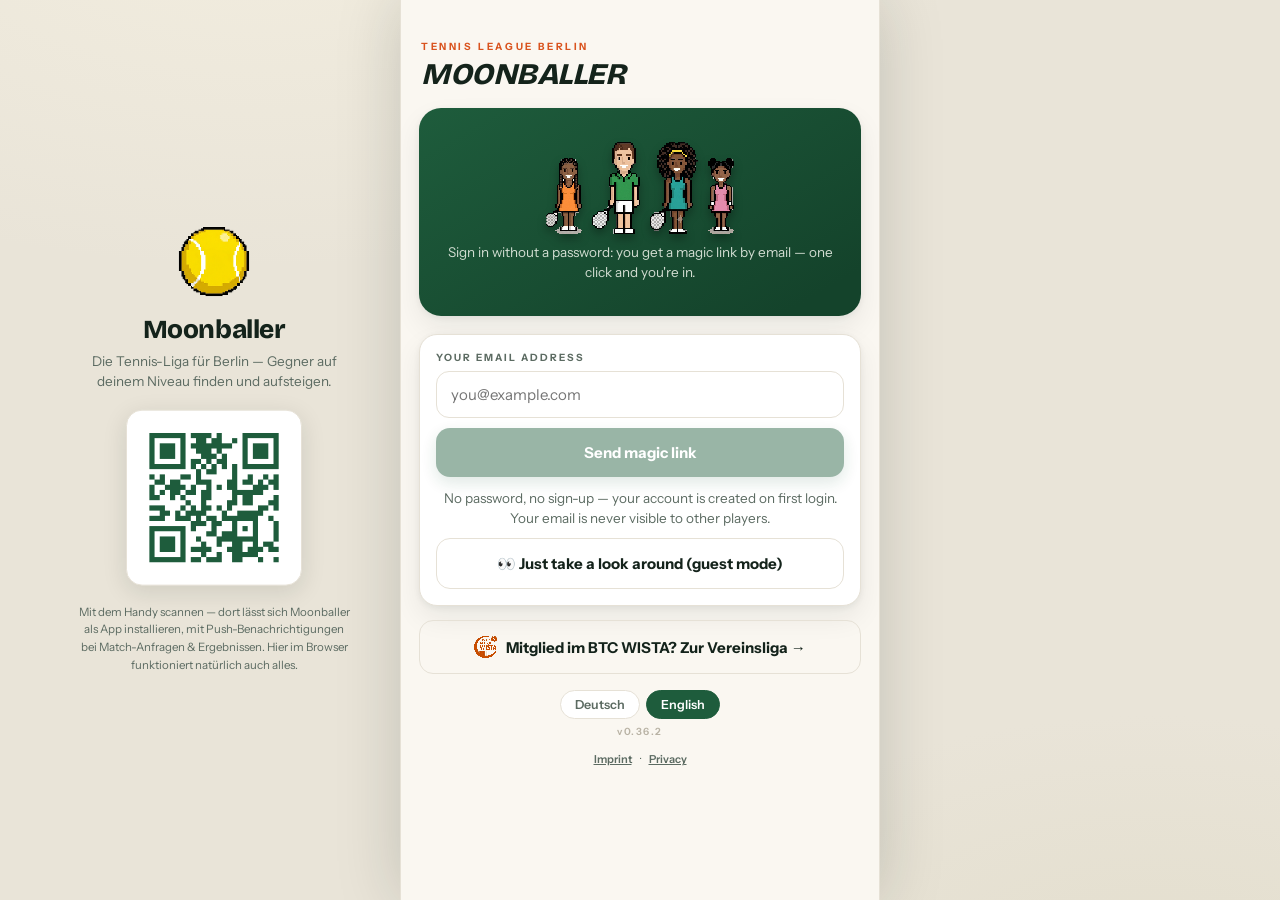
<file: index.html>
<!doctype html>
<html lang="de">
  <head>
    <meta charset="UTF-8" />
    <meta name="viewport" content="width=device-width, initial-scale=1.0, viewport-fit=cover" />
    <meta name="theme-color" content="#1E5C3C" />
    <link rel="icon" href="/icon-192.png" type="image/png" />
    <link rel="manifest" href="/manifest.webmanifest" />
    <link rel="apple-touch-icon" href="/apple-touch-icon.png" />
    <meta name="mobile-web-app-capable" content="yes" />
    <meta name="apple-mobile-web-app-status-bar-style" content="default" />
    <meta name="apple-mobile-web-app-title" content="Moonballer" />
    <title>Moonballer — Tennis-Liga Berlin</title>
    <script type="module" crossorigin src="/assets/index-DN63DLpd.js"></script>
    <link rel="stylesheet" crossorigin href="/assets/index-2FLe4kr1.css">
  </head>
  <body>
    <div id="root"></div>
  </body>
</html>
</file>
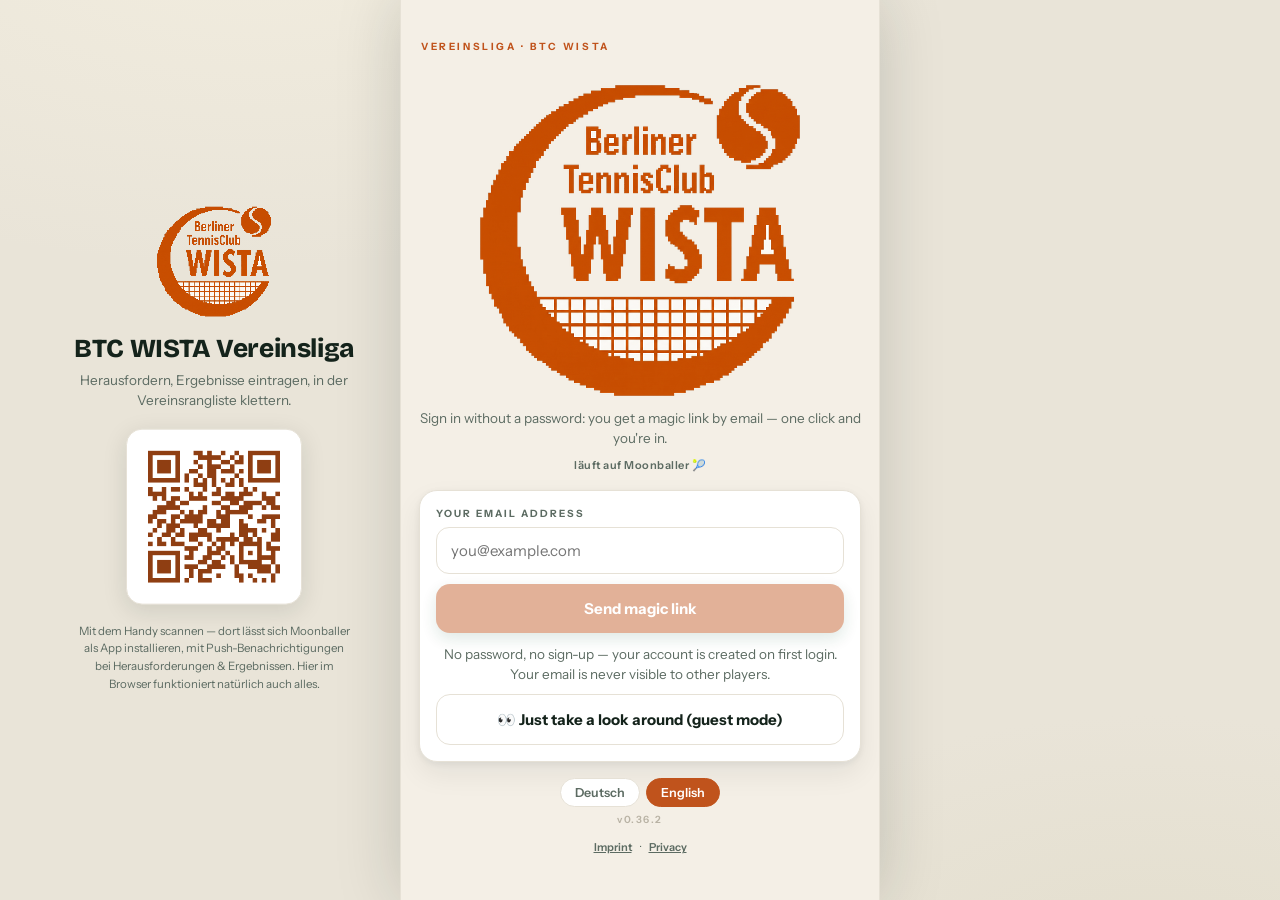
<file: wista/index.html>
<!doctype html>
<html lang="de">
  <head>
    <meta charset="UTF-8" />
    <meta name="viewport" content="width=device-width, initial-scale=1.0, viewport-fit=cover" />
    <meta name="theme-color" content="#1E5C3C" />
    <link rel="icon" href="/wista/icon-192.png" type="image/png" />
    <link rel="manifest" href="/wista/manifest.webmanifest" />
    <link rel="apple-touch-icon" href="/wista/apple-touch-icon.png" />
    <meta name="mobile-web-app-capable" content="yes" />
    <meta name="apple-mobile-web-app-status-bar-style" content="default" />
    <meta name="apple-mobile-web-app-title" content="Moonballer" />
    <title>Moonballer — Tennis-Liga Berlin</title>
    <script type="module" crossorigin src="/wista/assets/index-MvIaFHTm.js"></script>
    <link rel="stylesheet" crossorigin href="/wista/assets/index-DH6BdMjX.css">
  </head>
  <body>
    <div id="root"></div>
  </body>
</html>
</file>
<file: assets/index-2FLe4kr1.css>
@font-face{font-family:Bricolage Grotesque;font-style:normal;font-display:swap;font-weight:400;src:url(/assets/bricolage-grotesque-vietnamese-400-normal-B7Iv8-Rg.woff2)format("woff2"),url(/assets/bricolage-grotesque-vietnamese-400-normal-Sle7MYWg.woff)format("woff");unicode-range:U+102-103,U+110-111,U+128-129,U+168-169,U+1A0-1A1,U+1AF-1B0,U+300-301,U+303-304,U+308-309,U+323,U+329,U+1EA0-1EF9,U+20AB}@font-face{font-family:Bricolage Grotesque;font-style:normal;font-display:swap;font-weight:400;src:url(/assets/bricolage-grotesque-latin-ext-400-normal-D42HmrHD.woff2)format("woff2"),url(/assets/bricolage-grotesque-latin-ext-400-normal-BH175q6o.woff)format("woff");unicode-range:U+100-2BA,U+2BD-2C5,U+2C7-2CC,U+2CE-2D7,U+2DD-2FF,U+304,U+308,U+329,U+1D00-1DBF,U+1E00-1E9F,U+1EF2-1EFF,U+2020,U+20A0-20AB,U+20AD-20C0,U+2113,U+2C60-2C7F,U+A720-A7FF}@font-face{font-family:Bricolage Grotesque;font-style:normal;font-display:swap;font-weight:400;src:url(/assets/bricolage-grotesque-latin-400-normal-A6LyuA6R.woff2)format("woff2"),url(/assets/bricolage-grotesque-latin-400-normal-D89K-qEP.woff)format("woff");unicode-range:U+??,U+131,U+152-153,U+2BB-2BC,U+2C6,U+2DA,U+2DC,U+304,U+308,U+329,U+2000-206F,U+20AC,U+2122,U+2191,U+2193,U+2212,U+2215,U+FEFF,U+FFFD}@font-face{font-family:Bricolage Grotesque;font-style:normal;font-display:swap;font-weight:600;src:url(/assets/bricolage-grotesque-vietnamese-600-normal-Ipewt4hn.woff2)format("woff2"),url(/assets/bricolage-grotesque-vietnamese-600-normal-BppAn7jL.woff)format("woff");unicode-range:U+102-103,U+110-111,U+128-129,U+168-169,U+1A0-1A1,U+1AF-1B0,U+300-301,U+303-304,U+308-309,U+323,U+329,U+1EA0-1EF9,U+20AB}@font-face{font-family:Bricolage Grotesque;font-style:normal;font-display:swap;font-weight:600;src:url(/assets/bricolage-grotesque-latin-ext-600-normal-CN5JKkBm.woff2)format("woff2"),url(/assets/bricolage-grotesque-latin-ext-600-normal-DF26P3Q7.woff)format("woff");unicode-range:U+100-2BA,U+2BD-2C5,U+2C7-2CC,U+2CE-2D7,U+2DD-2FF,U+304,U+308,U+329,U+1D00-1DBF,U+1E00-1E9F,U+1EF2-1EFF,U+2020,U+20A0-20AB,U+20AD-20C0,U+2113,U+2C60-2C7F,U+A720-A7FF}@font-face{font-family:Bricolage Grotesque;font-style:normal;font-display:swap;font-weight:600;src:url(/assets/bricolage-grotesque-latin-600-normal-nxTgbNFE.woff2)format("woff2"),url(/assets/bricolage-grotesque-latin-600-normal-Bw0J83-2.woff)format("woff");unicode-range:U+??,U+131,U+152-153,U+2BB-2BC,U+2C6,U+2DA,U+2DC,U+304,U+308,U+329,U+2000-206F,U+20AC,U+2122,U+2191,U+2193,U+2212,U+2215,U+FEFF,U+FFFD}@font-face{font-family:Bricolage Grotesque;font-style:normal;font-display:swap;font-weight:700;src:url(/assets/bricolage-grotesque-vietnamese-700-normal-BLYPkJbo.woff2)format("woff2"),url(/assets/bricolage-grotesque-vietnamese-700-normal-CHrFuVHU.woff)format("woff");unicode-range:U+102-103,U+110-111,U+128-129,U+168-169,U+1A0-1A1,U+1AF-1B0,U+300-301,U+303-304,U+308-309,U+323,U+329,U+1EA0-1EF9,U+20AB}@font-face{font-family:Bricolage Grotesque;font-style:normal;font-display:swap;font-weight:700;src:url(/assets/bricolage-grotesque-latin-ext-700-normal-fBkt-7fi.woff2)format("woff2"),url(/assets/bricolage-grotesque-latin-ext-700-normal-BXpPFNFj.woff)format("woff");unicode-range:U+100-2BA,U+2BD-2C5,U+2C7-2CC,U+2CE-2D7,U+2DD-2FF,U+304,U+308,U+329,U+1D00-1DBF,U+1E00-1E9F,U+1EF2-1EFF,U+2020,U+20A0-20AB,U+20AD-20C0,U+2113,U+2C60-2C7F,U+A720-A7FF}@font-face{font-family:Bricolage Grotesque;font-style:normal;font-display:swap;font-weight:700;src:url(/assets/bricolage-grotesque-latin-700-normal-gtcctNPv.woff2)format("woff2"),url(/assets/bricolage-grotesque-latin-700-normal-DvJDmrLu.woff)format("woff");unicode-range:U+??,U+131,U+152-153,U+2BB-2BC,U+2C6,U+2DA,U+2DC,U+304,U+308,U+329,U+2000-206F,U+20AC,U+2122,U+2191,U+2193,U+2212,U+2215,U+FEFF,U+FFFD}@font-face{font-family:Bricolage Grotesque;font-style:normal;font-display:swap;font-weight:800;src:url(/assets/bricolage-grotesque-vietnamese-800-normal-RJtJa6zl.woff2)format("woff2"),url(/assets/bricolage-grotesque-vietnamese-800-normal-DJ4hCX8l.woff)format("woff");unicode-range:U+102-103,U+110-111,U+128-129,U+168-169,U+1A0-1A1,U+1AF-1B0,U+300-301,U+303-304,U+308-309,U+323,U+329,U+1EA0-1EF9,U+20AB}@font-face{font-family:Bricolage Grotesque;font-style:normal;font-display:swap;font-weight:800;src:url(/assets/bricolage-grotesque-latin-ext-800-normal-BimIDUhy.woff2)format("woff2"),url(/assets/bricolage-grotesque-latin-ext-800-normal-CkoBqIJM.woff)format("woff");unicode-range:U+100-2BA,U+2BD-2C5,U+2C7-2CC,U+2CE-2D7,U+2DD-2FF,U+304,U+308,U+329,U+1D00-1DBF,U+1E00-1E9F,U+1EF2-1EFF,U+2020,U+20A0-20AB,U+20AD-20C0,U+2113,U+2C60-2C7F,U+A720-A7FF}@font-face{font-family:Bricolage Grotesque;font-style:normal;font-display:swap;font-weight:800;src:url(/assets/bricolage-grotesque-latin-800-normal-J50vIsBe.woff2)format("woff2"),url(/assets/bricolage-grotesque-latin-800-normal-Br4b-5gk.woff)format("woff");unicode-range:U+??,U+131,U+152-153,U+2BB-2BC,U+2C6,U+2DA,U+2DC,U+304,U+308,U+329,U+2000-206F,U+20AC,U+2122,U+2191,U+2193,U+2212,U+2215,U+FEFF,U+FFFD}@font-face{font-family:Instrument Sans;font-style:normal;font-display:swap;font-weight:400;src:url(/assets/instrument-sans-latin-ext-400-normal-Q_nF8v4l.woff2)format("woff2"),url(/assets/instrument-sans-latin-ext-400-normal-r32jotim.woff)format("woff");unicode-range:U+100-2BA,U+2BD-2C5,U+2C7-2CC,U+2CE-2D7,U+2DD-2FF,U+304,U+308,U+329,U+1D00-1DBF,U+1E00-1E9F,U+1EF2-1EFF,U+2020,U+20A0-20AB,U+20AD-20C0,U+2113,U+2C60-2C7F,U+A720-A7FF}@font-face{font-family:Instrument Sans;font-style:normal;font-display:swap;font-weight:400;src:url(/assets/instrument-sans-latin-400-normal-DRC__1Mx.woff2)format("woff2"),url(/assets/instrument-sans-latin-400-normal-D1W7dsQl.woff)format("woff");unicode-range:U+??,U+131,U+152-153,U+2BB-2BC,U+2C6,U+2DA,U+2DC,U+304,U+308,U+329,U+2000-206F,U+20AC,U+2122,U+2191,U+2193,U+2212,U+2215,U+FEFF,U+FFFD}@font-face{font-family:Instrument Sans;font-style:normal;font-display:swap;font-weight:500;src:url(/assets/instrument-sans-latin-ext-500-normal-CTEe1bJa.woff2)format("woff2"),url(/assets/instrument-sans-latin-ext-500-normal-CAxz3nsc.woff)format("woff");unicode-range:U+100-2BA,U+2BD-2C5,U+2C7-2CC,U+2CE-2D7,U+2DD-2FF,U+304,U+308,U+329,U+1D00-1DBF,U+1E00-1E9F,U+1EF2-1EFF,U+2020,U+20A0-20AB,U+20AD-20C0,U+2113,U+2C60-2C7F,U+A720-A7FF}@font-face{font-family:Instrument Sans;font-style:normal;font-display:swap;font-weight:500;src:url(/assets/instrument-sans-latin-500-normal-Dk9ku72i.woff2)format("woff2"),url(/assets/instrument-sans-latin-500-normal-Z6ESRlEs.woff)format("woff");unicode-range:U+??,U+131,U+152-153,U+2BB-2BC,U+2C6,U+2DA,U+2DC,U+304,U+308,U+329,U+2000-206F,U+20AC,U+2122,U+2191,U+2193,U+2212,U+2215,U+FEFF,U+FFFD}@font-face{font-family:Instrument Sans;font-style:italic;font-display:swap;font-weight:500;src:url(/assets/instrument-sans-latin-ext-500-italic-CYmgUtJz.woff2)format("woff2"),url(/assets/instrument-sans-latin-ext-500-italic-BJlniOy5.woff)format("woff");unicode-range:U+100-2BA,U+2BD-2C5,U+2C7-2CC,U+2CE-2D7,U+2DD-2FF,U+304,U+308,U+329,U+1D00-1DBF,U+1E00-1E9F,U+1EF2-1EFF,U+2020,U+20A0-20AB,U+20AD-20C0,U+2113,U+2C60-2C7F,U+A720-A7FF}@font-face{font-family:Instrument Sans;font-style:italic;font-display:swap;font-weight:500;src:url(/assets/instrument-sans-latin-500-italic-dJ09OWzu.woff2)format("woff2"),url(/assets/instrument-sans-latin-500-italic-AA1cAicB.woff)format("woff");unicode-range:U+??,U+131,U+152-153,U+2BB-2BC,U+2C6,U+2DA,U+2DC,U+304,U+308,U+329,U+2000-206F,U+20AC,U+2122,U+2191,U+2193,U+2212,U+2215,U+FEFF,U+FFFD}@font-face{font-family:Instrument Sans;font-style:normal;font-display:swap;font-weight:600;src:url(/assets/instrument-sans-latin-ext-600-normal-BsaQcF38.woff2)format("woff2"),url(/assets/instrument-sans-latin-ext-600-normal-DMks36a2.woff)format("woff");unicode-range:U+100-2BA,U+2BD-2C5,U+2C7-2CC,U+2CE-2D7,U+2DD-2FF,U+304,U+308,U+329,U+1D00-1DBF,U+1E00-1E9F,U+1EF2-1EFF,U+2020,U+20A0-20AB,U+20AD-20C0,U+2113,U+2C60-2C7F,U+A720-A7FF}@font-face{font-family:Instrument Sans;font-style:normal;font-display:swap;font-weight:600;src:url(/assets/instrument-sans-latin-600-normal-B7fBEWYG.woff2)format("woff2"),url(/assets/instrument-sans-latin-600-normal-B9e8oLYv.woff)format("woff");unicode-range:U+??,U+131,U+152-153,U+2BB-2BC,U+2C6,U+2DA,U+2DC,U+304,U+308,U+329,U+2000-206F,U+20AC,U+2122,U+2191,U+2193,U+2212,U+2215,U+FEFF,U+FFFD}@font-face{font-family:Instrument Sans;font-style:normal;font-display:swap;font-weight:700;src:url(/assets/instrument-sans-latin-ext-700-normal-ClYbKGw-.woff2)format("woff2"),url(/assets/instrument-sans-latin-ext-700-normal-BQc-7cTM.woff)format("woff");unicode-range:U+100-2BA,U+2BD-2C5,U+2C7-2CC,U+2CE-2D7,U+2DD-2FF,U+304,U+308,U+329,U+1D00-1DBF,U+1E00-1E9F,U+1EF2-1EFF,U+2020,U+20A0-20AB,U+20AD-20C0,U+2113,U+2C60-2C7F,U+A720-A7FF}@font-face{font-family:Instrument Sans;font-style:normal;font-display:swap;font-weight:700;src:url(/assets/instrument-sans-latin-700-normal-CYfAanHo.woff2)format("woff2"),url(/assets/instrument-sans-latin-700-normal-DfAjL1vF.woff)format("woff");unicode-range:U+??,U+131,U+152-153,U+2BB-2BC,U+2C6,U+2DA,U+2DC,U+304,U+308,U+329,U+2000-206F,U+20AC,U+2122,U+2191,U+2193,U+2212,U+2215,U+FEFF,U+FFFD}:root{--court:#1e5c3c;--court-deep:#14432b;--clay:#d9531e;--clay-soft:#f8e3d7;--lime:#cde84a;--paper:#faf7f1;--card:#fff;--ink:#14231b;--ink-soft:#5c6b62;--line:#e6e1d6;--gold:#d9a62e;--silver:#8e9aa6;--bronze:#b0713b;--win:#1e7b4e;--loss:#c24328;--r:18px;--shadow:0 2px 6px #14231b0f, 0 12px 28px #14231b12;--font-display:"Bricolage Grotesque", sans-serif;--font-body:"Instrument Sans", sans-serif}:root.wista{--court:#c0531c;--court-deep:#8f3c12;--clay:#c0531c;--clay-soft:#f7e4d6;--lime:#e8a15c;--paper:#f4efe6;--win:#b5551f}*{box-sizing:border-box;-webkit-tap-highlight-color:transparent;margin:0;padding:0}html,body,#root{height:100%}body{font-family:var(--font-body);color:var(--ink);background:#e9e4d8}.shell{width:100%;max-width:480px;height:100%;padding-top:env(safe-area-inset-top,0px);background:var(--paper);flex-direction:column;margin:0 auto;display:flex;position:relative;overflow:hidden}@media (width>=520px){body{background:radial-gradient(1200px 600px at 20% -10%,#f2eddf 0%,#0000 60%),radial-gradient(900px 500px at 90% 110%,#e3decd 0%,#0000 55%),#e9e4d8}.shell{border-left:1px solid var(--line);border-right:1px solid var(--line);height:100%;box-shadow:0 0 60px #14231b2e}}.desktop-side{display:none}@media (width>=1180px){.desktop-side{text-align:center;width:300px;display:block;position:fixed;top:50%;right:calc(50% + 276px);transform:translateY(-50%)}.desktop-side .ds-logo{width:auto;height:110px;image-rendering:pixelated}.desktop-side .ds-ball{width:auto;height:72px;image-rendering:pixelated}.desktop-side .ds-title{font-family:var(--font-display);color:var(--ink);letter-spacing:-.4px;margin:12px 0 6px;font-size:26px;font-weight:800}.desktop-side .ds-sub{color:var(--ink-soft);margin:0 8px;font-size:13.5px;line-height:1.5}.desktop-side .ds-qr{border:1px solid var(--line);background:#fff;border-radius:16px;margin-top:18px;padding:12px;display:inline-block;box-shadow:0 6px 24px #14231b1f}.desktop-side .ds-qr img{width:150px;height:150px;display:block}.desktop-side .ds-hint{color:var(--ink-soft);margin:14px 14px 0;font-size:11.5px;line-height:1.55}}.view{scrollbar-width:none;flex:1;padding:0 18px 110px;overflow:hidden auto}.view::-webkit-scrollbar{display:none}.screen{animation:.35s cubic-bezier(.2,.7,.2,1) screenIn}@keyframes screenIn{0%{opacity:0;transform:translateY(14px)}to{opacity:1;transform:none}}.eyebrow{letter-spacing:2.6px;text-transform:uppercase;color:var(--clay);margin-bottom:6px;font-size:10px;font-weight:700}h1.screen-title{font-family:var(--font-display);letter-spacing:-.5px;text-transform:uppercase;font-size:30px;font-style:italic;font-weight:800;line-height:1.02}.screen-head{padding:26px 2px 18px}.screen-head.with-club-logo{justify-content:space-between;align-items:flex-start;gap:12px;display:flex}.screen-head.with-club-logo .sh-text{flex:1;min-width:0}.screen-head .sh-club-logo{width:auto;height:46px;image-rendering:pixelated;flex:none;margin-top:4px}.sub{color:var(--ink-soft);margin-top:6px;font-size:13.5px;line-height:1.45}.card{background:var(--card);border:1px solid var(--line);border-radius:var(--r);box-shadow:var(--shadow);margin-bottom:14px;padding:16px}.invite-card{background:linear-gradient(0deg,var(--clay-soft),#fffdfa);border-color:#f0cdb6}.season-banner{border-left:3px solid var(--court);background:linear-gradient(90deg,#eaf3ec,#fffdfa)}.char-cell{position:relative}.char-cell.bronze{border-bottom:2px solid var(--bronze)}.char-cell.silber{border-bottom:2px solid var(--silver)}.char-cell.gold{border-bottom:2px solid var(--gold)}.char-cell.creator{border-bottom:2px solid var(--clay);box-shadow:0 0 0 1.5px var(--clay) inset}.char-cell.locked img{filter:grayscale()brightness(.65);opacity:.45}.char-cell.locked{cursor:not-allowed}.cell-lock{filter:drop-shadow(0 1px 1px #0006);font-size:12px;position:absolute;top:3px;right:4px}.btn-danger-link{width:100%;font-family:var(--font-body);color:var(--loss);opacity:.75;cursor:pointer;text-align:center;background:0 0;border:none;margin-top:14px;padding:8px;font-size:12px;font-weight:600;transition:opacity .2s;display:block}.btn-danger-link:hover{opacity:1;text-decoration:underline}.notify-toggle{border-bottom:1px solid var(--line);cursor:pointer;justify-content:space-between;align-items:center;gap:14px;margin-bottom:6px;padding:12px 0;display:flex}.notify-toggle>span:first-child{flex-direction:column;gap:3px;display:flex}.notify-toggle b{font-size:13.5px;font-weight:700}.notify-toggle input{width:20px;height:20px;accent-color:var(--court);cursor:pointer;flex:none}.streak-pill{background:var(--clay-soft);color:var(--clay);border:1px solid #f0cdb6;margin-top:8px;font-weight:700}.h2h-score{justify-content:center;align-items:center;gap:20px;padding:6px 0 14px;display:flex}.h2h-side{flex-direction:column;align-items:center;gap:2px;min-width:64px;display:flex}.h2h-side b{font-family:var(--font-display);color:var(--ink-soft);font-size:34px;font-weight:800;line-height:1}.h2h-side.lead b{color:var(--court)}.h2h-side span{color:var(--ink-soft);font-size:12px}.h2h-colon{font-family:var(--font-display);color:var(--line);font-size:26px;font-weight:800}.card-label{letter-spacing:2px;text-transform:uppercase;color:var(--ink-soft);margin-bottom:10px;font-size:10px;font-weight:700}.hero{color:#fff6ee;box-shadow:var(--shadow);background:linear-gradient(150deg,#e07a31 0%,#c75e22 90%);border-radius:22px;margin-bottom:14px;padding:20px 18px 18px;position:relative;overflow:hidden}.hero>*{z-index:1;position:relative}.hero:before{content:"";pointer-events:none;opacity:.8;background:url("data:image/svg+xml,%3Csvg xmlns='http://www.w3.org/2000/svg' viewBox='0 0 440 240' preserveAspectRatio='xMidYMid slice'%3E%3Cg transform='rotate(-24 220 120)' stroke='%23ffffff' stroke-width='6' fill='none'%3E%3Cline x1='-300' y1='10' x2='740' y2='10'/%3E%3Cline x1='-300' y1='206' x2='740' y2='206'/%3E%3Cline x1='-24' y1='-300' x2='-24' y2='540'/%3E%3Cline x1='8' y1='-300' x2='8' y2='540'/%3E%3Cline x1='300' y1='206' x2='300' y2='180'/%3E%3C/g%3E%3C/svg%3E") 50%/cover no-repeat;position:absolute;inset:0}.hero:after{content:"";opacity:.12;pointer-events:none;mix-blend-mode:overlay;background-image:url("data:image/svg+xml,%3Csvg xmlns='http://www.w3.org/2000/svg' width='120' height='120'%3E%3Cfilter id='n'%3E%3CfeTurbulence baseFrequency='.9' numOctaves='2'/%3E%3C/filter%3E%3Crect width='120' height='120' filter='url(%23n)'/%3E%3C/svg%3E");position:absolute;inset:0}.hero .greet{opacity:.85;justify-content:space-between;align-items:center;gap:8px;font-size:13px;display:flex}.hero-click{cursor:pointer;transition:transform .15s}.hero-click:active{transform:scale(.99)}.hero-cta{letter-spacing:.5px;opacity:.9;background:#fff2;border:1px solid #fff3;border-radius:99px;flex:none;padding:4px 10px;font-size:11px;font-weight:700}.hero .rank-row{z-index:1;align-items:center;gap:14px;margin-top:12px;display:flex;position:relative}.hero .points{font-family:var(--font-display);letter-spacing:-1px;font-size:44px;font-weight:800;line-height:1}.hero .points small{letter-spacing:.5px;opacity:.8;font-size:13px;font-style:normal;font-weight:600}.hero .delta{color:var(--lime);margin-top:6px;font-size:13px;font-weight:700}.progress-wrap{z-index:1;margin-top:16px;position:relative}.progress-meta{opacity:.85;letter-spacing:.4px;justify-content:space-between;margin-bottom:6px;font-size:11px;font-weight:600;display:flex}.progress{background:#ffffff2b;border-radius:99px;height:8px;overflow:hidden}.progress i{background:linear-gradient(90deg,var(--lime),#eaf77f);border-radius:99px;height:100%;transition:width 1s cubic-bezier(.2,.7,.2,1) .15s;display:block}.medal{--c1:#c9cdd4;--c2:#7e8893;background:radial-gradient(circle at 32% 28%,var(--c1),var(--c2) 78%);width:54px;height:54px;font-family:var(--font-display);color:#fff;text-shadow:0 1px 2px #00000059;border-radius:50%;flex:none;justify-content:center;align-items:center;font-size:19px;font-weight:800;display:flex;position:relative;box-shadow:inset 0 2px 4px #ffffff80,inset 0 -3px 6px #00000030,0 3px 8px #14231b40}.medal:after{content:"";border:1.5px dashed #ffffff59;border-radius:50%;position:absolute;inset:4px}.medal.gold{--c1:#f2ce6b;--c2:#b27e17}.medal.silver{--c1:#d7dee6;--c2:#7c8895}.medal.newcomer{--c1:#9fd98a;--c2:#3e7c4a}.medal.league{--c1:#5b8a3e;--c2:#3e6b34;text-shadow:none}.medal.league:after{border-color:#ffffff40}.medal.sm{width:38px;height:38px;font-size:13px}.medal.lg{width:84px;height:84px;font-size:30px}.medal.league.lg{font-size:38px}.tier-chip{letter-spacing:1.6px;text-transform:uppercase;border-radius:99px;align-items:center;gap:6px;padding:5px 12px;font-size:11px;font-weight:700;display:inline-flex}.tier-chip.silver{color:#5a6774;background:#edf1f5;border:1px solid #d4dce4}.tier-chip.gold{color:#8f6410;background:#fbf0d3;border:1px solid #ebd79b}.tier-chip.newcomer{color:#3e6b34;background:#e9f5e3;border:1px solid #c9e4be}.match-next{align-items:center;gap:14px;display:flex}.date-block{text-align:center;background:var(--clay-soft);width:58px;color:var(--clay);border:1px solid #f0cdb6;border-radius:14px;flex:none;padding:8px 4px}.date-block b{font-family:var(--font-display);font-size:22px;font-weight:800;line-height:1;display:block}.date-block span{letter-spacing:1.5px;text-transform:uppercase;font-size:10px;font-weight:700}.match-next .info{flex:1;min-width:0}.match-next .vs{font-size:15px;font-weight:700}.meta{color:var(--ink-soft);margin-top:3px;font-size:12.5px;line-height:1.45}.pill{background:var(--paper);border:1px solid var(--line);color:var(--ink-soft);border-radius:99px;margin-top:7px;padding:3px 9px;font-size:11px;font-weight:600;display:inline-block}.req{border-top:1px solid var(--line);align-items:center;gap:12px;padding:12px 0;display:flex}.req:first-of-type{border-top:none;padding-top:2px}.avatar{color:#fff;letter-spacing:.5px;border-radius:50%;flex:none;justify-content:center;align-items:center;width:42px;height:42px;font-size:14px;font-weight:700;display:flex}.req .who{flex:1;min-width:0}.req .who b{font-size:14px}.req-actions{gap:8px;display:flex}.btn-ico{cursor:pointer;border:none;border-radius:50%;justify-content:center;align-items:center;width:36px;height:36px;font-size:15px;transition:transform .15s;display:flex}.btn-ico:active{transform:scale(.88)}.btn-ico.yes{background:var(--court);color:#fff}.btn-ico.no{background:var(--paper);border:1.5px solid var(--line);color:var(--ink-soft)}.feed-item{border-top:1px solid var(--line);gap:11px;padding:11px 0;font-size:13.5px;line-height:1.45;display:flex}.feed-item:first-of-type{border-top:none;padding-top:2px}.feed-item .ico{background:var(--paper);border:1px solid var(--line);border-radius:10px;flex:none;justify-content:center;align-items:center;width:30px;height:30px;font-size:14px;display:flex}.feed-item time{color:var(--ink-soft);margin-top:2px;font-size:11px;display:block}.feed-click{cursor:pointer}.feed-detail{background:var(--paper);border:1px solid var(--line);border-radius:12px;margin-top:8px;padding:10px 12px}.feed-detail .score-line{font-family:var(--font-display);letter-spacing:.5px;font-size:16px;font-weight:800}.feed-detail .delta-line{font-family:var(--font-body);color:var(--ink-soft);letter-spacing:0;font-size:12px;font-weight:600}.rank-click{cursor:pointer;transition:transform .1s}.rank-click:active{transform:scale(.985)}.btn{cursor:pointer;width:100%;font-family:var(--font-body);border:none;border-radius:14px;justify-content:center;align-items:center;gap:8px;padding:15px;font-size:15px;font-weight:700;transition:transform .15s,box-shadow .15s,opacity .2s;display:flex}.btn:active{transform:scale(.97)}.btn:disabled{opacity:.45;cursor:not-allowed}.btn-primary{background:var(--clay);color:#fff;box-shadow:0 6px 16px #d9531e59}.btn-ghost{border:1.5px solid var(--line);color:var(--ink);background:0 0}.btn-court{background:var(--court);color:#fff;box-shadow:0 6px 16px #1e5c3c4d}.btn-sm{border-radius:11px;width:auto;padding:9px 16px;font-size:13px}.seg{background:#efebe0;border-radius:13px;margin-bottom:14px;padding:4px;display:flex}.seg button{cursor:pointer;font-family:var(--font-body);color:var(--ink-soft);background:0 0;border:none;border-radius:10px;flex:1;padding:9px;font-size:13px;font-weight:700;transition:all .2s}.seg button.on{color:var(--ink);background:#fff;box-shadow:0 2px 6px #14231b1f}.search-field{align-items:center;margin-bottom:10px;display:flex;position:relative}.search-field .search-ico{opacity:.45;pointer-events:none;font-size:13px;position:absolute;left:13px}.search-field input{border:1.5px solid var(--line);width:100%;font-family:var(--font-body);color:var(--ink);background:#fff;border-radius:99px;outline:none;padding:11px 38px 11px 36px;font-size:14px;transition:border-color .2s}.search-field input:focus{border-color:var(--court)}.search-field .search-clear{width:24px;height:24px;color:var(--ink-soft);cursor:pointer;background:#efebe0;border:none;border-radius:50%;justify-content:center;align-items:center;font-size:11px;display:flex;position:absolute;right:8px}.chips{scrollbar-width:none;gap:8px;padding:2px 2px 12px;display:flex;overflow-x:auto}.chips::-webkit-scrollbar{display:none}.chips.wrap{flex-wrap:wrap;overflow:visible}.chip{border:1.5px solid var(--line);font-family:var(--font-body);color:var(--ink-soft);cursor:pointer;background:#fff;border-radius:99px;flex:none;padding:8px 14px;font-size:12.5px;font-weight:600;transition:all .2s}.chip.on{background:var(--ink);border-color:var(--ink);color:#fff}.chip-dot{background:var(--clay);vertical-align:1px;border-radius:50%;width:7px;height:7px;margin-left:6px;display:inline-block}.potm-card{border-left:3px solid var(--clay)}.admin-card{border-left:3px solid var(--court)}.admin-grid{grid-template-columns:repeat(3,minmax(0,1fr));gap:10px 8px;display:grid}.admin-grid>div{text-align:center;border:1px solid var(--line);background:#f7f5ee;border-radius:12px;padding:9px 4px}.admin-grid b{font-family:var(--font-display);font-size:19px;font-weight:800;line-height:1.1;display:block}.admin-grid span{color:var(--ink-soft);letter-spacing:.3px;margin-top:2px;font-size:9.5px;display:block}.playweek-card .feed-item{align-items:center;gap:12px}.playweek-card .feed-item>button{flex:none;margin-left:auto}.playweek-card.on{border-left:3px solid var(--lime,#cde84a);background:#fbfdf2}.ready-pill{color:#5b7a1e;background:#f2f9dda0;border:1px solid #d9eba8;border-radius:99px;margin-top:4px;padding:2px 8px;font-size:10.5px;font-weight:700;display:inline-block}.field{margin-bottom:14px}.field label{letter-spacing:2px;text-transform:uppercase;color:var(--ink-soft);margin-bottom:7px;font-size:10px;font-weight:700;display:block}.field input[type=text],.field input[type=number],.field select{border:1.5px solid var(--line);width:100%;font-family:var(--font-body);color:var(--ink);background:#fff;border-radius:13px;outline:none;padding:13px 14px;font-size:15px;transition:border-color .2s}.field input:focus,.field select:focus{border-color:var(--court)}.tier-head{font-family:var(--font-display);letter-spacing:1px;text-transform:uppercase;align-items:center;gap:10px;margin:18px 2px 10px;font-size:15px;font-style:italic;font-weight:800;display:flex}.tier-head .line{border-radius:2px;flex:1;height:2px}.tier-head.gold{color:#8f6410}.tier-head.gold .line{background:linear-gradient(90deg,var(--gold),transparent)}.tier-head.silver{color:#5a6774}.tier-head.silver .line{background:linear-gradient(90deg,var(--silver),transparent)}.tier-head.newcomer{color:#3e6b34}.tier-head.newcomer .line{background:linear-gradient(90deg,#7cb86a,#0000)}.rank-item{border:1px solid var(--line);background:#fff;border-radius:15px;align-items:center;gap:12px;margin-bottom:8px;padding:11px 13px;display:flex;box-shadow:0 1px 3px #14231b0d}.rank-item .pos{text-align:center;width:26px;font-family:var(--font-display);color:var(--ink-soft);flex:none;justify-content:center;align-items:center;font-size:15px;font-style:italic;font-weight:800;display:flex}.rank-item .who{flex:1;min-width:0}.rank-item .who b{font-size:14px;display:block}.rank-item .who span{color:var(--ink-soft);font-size:11.5px}.rank-item .who .nc-tag{color:#3e6b34;font-weight:600}.rank-item .pts{font-family:var(--font-display);letter-spacing:-.3px;font-size:16px;font-weight:800}.rank-item .trend{text-align:right;width:34px;font-size:11px;font-weight:700}.trend.up{color:var(--win)}.trend.down{color:var(--loss)}.trend.flat{color:var(--ink-soft)}.rank-item.me{border:2px solid var(--clay);background:linear-gradient(#fffdfa,#fdf3ec);box-shadow:0 4px 14px #d9531e2e}.rank-item.me .pos{color:var(--clay)}.player-card{align-items:center;gap:13px;display:flex}.player-card .who{flex:1;min-width:0}.player-card .who b{font-size:15px}.match-quality{text-align:center;background:#edf6ef;border:1px solid #cfe5d5;border-radius:12px;flex:none;padding:6px 10px}.match-quality b{font-family:var(--font-display);color:var(--win);font-size:16px;font-weight:800;display:block}.match-quality span{letter-spacing:1px;text-transform:uppercase;color:#5f8a6e;font-size:9px;font-weight:700}.home-court{color:var(--ink-soft);flex-wrap:wrap;align-items:center;gap:7px;margin-top:6px;font-size:11.5px;font-weight:600;display:flex}.book{letter-spacing:.8px;text-transform:uppercase;white-space:nowrap;border-radius:5px;padding:2.5px 7px;font-size:9px;font-weight:700}.book.yes{color:var(--win);background:#edf6ef;border:1px solid #cfe5d5}.book.no{border:1px solid var(--line);color:var(--ink-soft);background:#f3f1ea}.avail{flex-wrap:wrap;gap:5px;margin-top:7px;display:flex}.avail span{background:var(--paper);border:1px solid var(--line);color:var(--ink-soft);border-radius:6px;padding:3px 8px;font-size:10.5px;font-weight:600}.player-foot{border-top:1px solid var(--line);gap:9px;margin-top:13px;padding-top:13px;display:flex}.slot{border:1.5px solid var(--line);cursor:pointer;background:#fff;border-radius:13px;align-items:center;gap:12px;margin-bottom:9px;padding:12px 14px;transition:all .2s;display:flex}.slot .r{border:2px solid var(--line);border-radius:50%;flex:none;width:20px;height:20px;margin-left:auto;transition:all .2s}.slot.on{border-color:var(--court);background:#f0f6f1}.slot.on .r{border-color:var(--court);background:radial-gradient(circle,var(--court) 45%,transparent 50%)}.slot b{font-size:14px;display:block}.slot span{color:var(--ink-soft);font-size:12px}.chat-list{scrollbar-width:thin;flex-direction:column;max-height:320px;padding:2px 0 6px;display:flex;overflow-y:auto}.chat-input{border-top:1px solid var(--line);gap:8px;padding-top:10px;display:flex}.chat-input input{border:1.5px solid var(--line);min-width:0;font-family:var(--font-body);color:var(--ink);background:#fff;border-radius:12px;outline:none;flex:1;padding:11px 13px;font-size:14px;transition:border-color .2s}.chat-input input:focus{border-color:var(--court)}.custom-when{gap:8px;margin-top:9px;display:flex}.custom-when input,.custom-when select{border:1.5px solid var(--line);min-width:0;font-family:var(--font-body);color:var(--ink);background:#fff;border-radius:10px;outline:none;flex:1;padding:9px 10px;font-size:13.5px;font-weight:600;transition:border-color .2s}.custom-when input:focus,.custom-when select:focus{border-color:var(--court)}.bubble{border-radius:16px;max-width:82%;margin-bottom:8px;padding:10px 13px;font-size:13.5px;line-height:1.45}.bubble.them{background:#efebe0;border-bottom-left-radius:5px}.bubble.me{background:var(--court);color:#fff;border-bottom-right-radius:5px;margin-left:auto}.bubble time{opacity:.6;margin-top:3px;font-size:10px;display:block}.score-grid{grid-template-columns:1fr auto auto auto;align-items:center;gap:8px 10px;margin:6px 0 4px;display:grid}.score-grid .head{letter-spacing:1.5px;text-transform:uppercase;color:var(--ink-soft);text-align:center;font-size:10px;font-weight:700}.score-grid .name{align-items:center;gap:8px;font-size:13.5px;font-weight:700;display:flex}.stepper{border:1.5px solid var(--line);background:#fff;border-radius:11px;align-items:center;display:flex;overflow:hidden}.stepper.invalid{border-color:var(--loss);background:#fbede8}.stepper.invalid output{color:var(--loss)}.stepper button{cursor:pointer;width:26px;height:34px;color:var(--ink-soft);background:0 0;border:none;font-size:15px;font-weight:700}.stepper output{text-align:center;width:24px;font-family:var(--font-display);font-size:16px;font-weight:800}.elo-preview{border:1px solid var(--line);border-radius:14px;margin-top:14px;display:flex;overflow:hidden}.elo-preview>div{text-align:center;flex:1;padding:13px}.elo-preview .win-side{background:#edf6ef}.elo-preview .loss-side{border-left:1px solid var(--line);background:#fbede8}.elo-preview b{font-family:var(--font-display);font-size:22px;font-weight:800;display:block}.elo-preview .win-side b{color:var(--win)}.elo-preview .loss-side b{color:var(--loss)}.elo-preview span{letter-spacing:1.2px;text-transform:uppercase;color:var(--ink-soft);font-size:10px;font-weight:700}.notice{color:#6b5a1e;background:#fbf6e7;border:1px solid #ebdca8;border-radius:13px;align-items:flex-start;gap:10px;margin-top:13px;padding:12px 13px;font-size:12.5px;line-height:1.5;display:flex}.profile-top{text-align:center;flex-direction:column;align-items:center;padding:8px 0 4px;display:flex}.profile-top h2{font-family:var(--font-display);letter-spacing:-.3px;margin-top:12px;font-size:24px;font-weight:800}.stat-row{grid-template-columns:repeat(3,1fr);gap:9px;width:100%;margin:16px 0 0;display:grid}.stat{border:1px solid var(--line);text-align:center;background:#fff;border-radius:14px;padding:12px 6px}.stat b{font-family:var(--font-display);letter-spacing:-.4px;font-size:21px;font-weight:800;display:block}.stat span{letter-spacing:1.4px;text-transform:uppercase;color:var(--ink-soft);font-size:9.5px;font-weight:700}.form-dots{justify-content:center;gap:6px;margin-top:4px;display:flex}.form-dots i{color:#fff;border-radius:9px;justify-content:center;align-items:center;width:26px;height:26px;font-size:11px;font-style:normal;font-weight:800;display:flex}.form-dots i.w{background:var(--win)}.form-dots i.l{color:#8a7a6b;background:#d8c9bc}.hist{border-top:1px solid var(--line);align-items:center;gap:11px;padding:11px 0;font-size:13.5px;display:flex}.hist:first-of-type{border-top:none;padding-top:2px}.hist .res{width:30px;height:30px;font-family:var(--font-display);color:#fff;border-radius:10px;flex:none;justify-content:center;align-items:center;font-size:13px;font-weight:800;display:flex}.hist .res.w{background:var(--win)}.hist .res.l{background:var(--loss)}.hist .who{flex:1;min-width:0}.hist .who span{color:var(--ink-soft);font-size:11.5px;display:block}.hist .pts{font-weight:800;font-family:var(--font-display);font-size:14px}.hist .pts.up{color:var(--win)}.hist .pts.down{color:var(--loss)}nav.tabbar{z-index:20;padding:8px 8px calc(12px + env(safe-area-inset-bottom));border-top:1px solid var(--line);-webkit-backdrop-filter:blur(8px);backdrop-filter:blur(8px);background:linear-gradient(#fffe,#fff 25%);justify-content:space-around;align-items:flex-end;display:flex;position:absolute;bottom:0;left:0;right:0}nav.tabbar button{cursor:pointer;font-family:var(--font-body);color:#9aa69d;letter-spacing:.6px;text-transform:uppercase;background:0 0;border:none;flex-direction:column;flex:1;align-items:center;gap:3px;padding:5px 0;font-size:9.5px;font-weight:700;transition:color .2s;display:flex;position:relative}nav.tabbar button .glyph{filter:grayscale();opacity:.55;font-size:20px;line-height:1;transition:all .2s}nav.tabbar button .tab-badge{background:var(--clay);color:#fff;border:1.5px solid #fff;border-radius:99px;justify-content:center;align-items:center;min-width:16px;height:16px;padding:0 4px;font-size:10px;font-weight:800;line-height:1;display:flex;position:absolute;top:0;left:calc(50% + 6px)}nav.tabbar button.on{color:var(--court)}nav.tabbar button.on .glyph{filter:none;opacity:1;transform:translateY(-2px)}nav.tabbar .fab{cursor:pointer;background:0 0;border:none;border-radius:50%;flex:none;justify-content:center;align-items:center;width:56px;height:56px;margin:0 4px;font-size:23px;transition:transform .15s;display:flex;position:relative;transform:translateY(-14px);box-shadow:0 6px 14px #14231b47}nav.tabbar .fab:active{transform:translateY(-14px)scale(.92)}nav.tabbar .fab .fab-ball{pointer-events:none;width:54px;height:54px;display:block}.toast{z-index:40;background:var(--ink);color:#fff;opacity:0;pointer-events:none;border-radius:14px;align-items:center;gap:10px;padding:13px 16px;font-size:13.5px;font-weight:600;transition:all .3s cubic-bezier(.2,.7,.2,1);display:flex;position:absolute;bottom:104px;left:16px;right:16px;transform:translateY(18px);box-shadow:0 14px 30px #14231b66}.toast.show{opacity:1;transform:none}.toast .tick{color:var(--lime);font-size:16px}.version-tag{text-align:center;letter-spacing:1.5px;color:#b8b2a4;margin-top:6px;font-size:10px;font-weight:600}.legal-links{justify-content:center;align-items:center;gap:8px;margin-top:14px;padding-bottom:4px;display:flex}.legal-links button{font-family:var(--font-body);color:var(--ink-soft);cursor:pointer;background:0 0;border:none;padding:0;font-size:11px;font-weight:600;text-decoration:underline}.legal-links span{color:var(--ink-soft);font-size:11px}.lang-switch{justify-content:center;gap:6px;margin-top:16px;display:flex}.lang-switch button{border:1.5px solid var(--line);cursor:pointer;font-family:var(--font-body);color:var(--ink-soft);background:#fff;border-radius:99px;padding:6px 14px;font-size:12.5px;font-weight:600;transition:all .2s}.lang-switch button.on{background:var(--court);border-color:var(--court);color:#fff}.ob-steps{gap:6px;margin:22px 2px 4px;display:flex}.ob-steps i{background:var(--line);border-radius:99px;flex:1;height:4px;transition:background .3s}.ob-steps i.done{background:var(--court)}.ob-hero{color:#f3f7ee;text-align:center;background:linear-gradient(150deg,var(--court) 0%,var(--court-deep) 90%);box-shadow:var(--shadow);border-radius:22px;margin-bottom:18px;padding:34px 20px}.ob-hero .logo{font-family:var(--font-display);letter-spacing:-.5px;text-transform:uppercase;font-size:34px;font-style:italic;font-weight:800}.ob-hero p{opacity:.85;margin-top:8px;font-size:13.5px;line-height:1.5}.login-lineup{justify-content:center;align-items:flex-end;gap:10px;margin-bottom:6px;display:flex}.login-lineup img{filter:drop-shadow(0 5px 4px #00000047)}.wista-hero{text-align:center;margin:8px 0 18px}.wista-hero .wista-logo{width:min(84%,320px);height:auto;image-rendering:pixelated;margin:0 auto 12px;display:block}.wista-hero .sub{font-size:13.5px;line-height:1.5}.wista-hero .wista-powered{letter-spacing:.5px;color:var(--ink-soft);margin-top:10px;font-size:11px;font-weight:600}.wista-home-head{align-items:center;gap:14px;padding:22px 2px 16px;display:flex}.wista-home-head .wista-home-logo{width:auto;height:64px;image-rendering:pixelated;flex:none}.wista-home-head .wht{min-width:0}.wista-home-head .eyebrow{margin-bottom:3px}.wista-home-head h1.screen-title{margin:0}.level-option{border:1.5px solid var(--line);cursor:pointer;background:#fff;border-radius:13px;align-items:flex-start;gap:12px;margin-bottom:9px;padding:13px 14px;transition:all .2s;display:flex}.level-option.on{border-color:var(--court);background:#f0f6f1}.level-option b{font-size:14px;display:block}.level-option span{color:var(--ink-soft);margin-top:2px;font-size:12px;line-height:1.45;display:block}.level-option .r{border:2px solid var(--line);border-radius:50%;flex:none;width:20px;height:20px;margin-top:2px;margin-left:auto;transition:all .2s}.level-option.on .r{border-color:var(--court);background:radial-gradient(circle,var(--court) 45%,transparent 50%)}.lk-row{align-items:center;gap:14px;display:flex}.lk-row input[type=range]{accent-color:var(--court);flex:1}.lk-value{text-align:center;width:74px;font-family:var(--font-display);background:var(--clay-soft);color:var(--clay);border:1px solid #f0cdb6;border-radius:12px;flex:none;padding:8px 0;font-size:22px;font-weight:800}.start-preview{text-align:center;flex-direction:column;align-items:center;padding:10px 0 4px;display:flex}.start-preview .pts{font-family:var(--font-display);letter-spacing:-1px;margin-top:10px;font-size:40px;font-weight:800}.toggle-row{justify-content:space-between;align-items:center;gap:12px;padding:4px 2px;display:flex}.toggle-row .txt b{font-size:14px;display:block}.toggle-row .txt span{color:var(--ink-soft);font-size:12px}.switch{cursor:pointer;flex:none;width:50px;height:29px;position:relative}.switch input{opacity:0;width:0;height:0}.switch .track{background:#d8d2c4;border-radius:99px;transition:background .2s;position:absolute;inset:0}.switch .track:after{content:"";background:#fff;border-radius:50%;width:23px;height:23px;transition:transform .2s;position:absolute;top:3px;left:3px;box-shadow:0 2px 5px #14231b40}.switch input:checked+.track{background:var(--court)}.switch input:checked+.track:after{transform:translate(21px)}.avatar-stage{flex-direction:column;align-items:center;padding:6px 0 2px;display:flex}.char-hero{align-items:flex-end;gap:18px;display:flex;position:relative}.pixel-img{image-rendering:pixelated;display:block}.char-svg{filter:drop-shadow(0 6px 4px #14231b1f)}.showcase-overlay{filter:drop-shadow(0 2px 3px #14231b40);position:absolute;bottom:-2px;right:-14px}.bio-line{margin-top:6px;font-style:italic}.char-name{font-family:var(--font-display);text-transform:uppercase;letter-spacing:1px;color:var(--court);margin-top:8px;font-size:15px;font-style:italic;font-weight:800}.showcase{background:var(--paper);border:1px solid var(--line);border-radius:14px;flex-direction:column;align-items:center;gap:5px;padding:10px 12px 8px;display:flex}.showcase span{letter-spacing:1px;text-transform:uppercase;color:var(--ink-soft);text-align:center;font-size:9px;font-weight:700}.char-grid{grid-template-columns:repeat(5,1fr);gap:7px;display:grid}.char-cell{border:1.5px solid var(--line);cursor:pointer;background:#fff;border-radius:13px;justify-content:center;align-items:center;padding:8px 2px;transition:all .15s;display:flex}.char-cell.on{border-color:var(--court);background:#f0f6f1;box-shadow:0 3px 10px #1e5c3c2e}.gimmick .gi svg{margin:0 auto;display:block}.xp-bar-row{align-items:center;gap:10px;width:100%;margin-top:12px;display:flex}.xp-bar-row .lvl{font-family:var(--font-display);background:var(--clay-soft);color:var(--clay);border:1px solid #f0cdb6;border-radius:99px;flex:none;padding:4px 11px;font-size:13px;font-style:italic;font-weight:800}.xp-bar-row .bar{background:#efebe0;border-radius:99px;flex:1;height:8px;overflow:hidden}.xp-bar-row .bar i{background:linear-gradient(90deg,var(--clay),#f2a33c);border-radius:99px;height:100%;transition:width .6s cubic-bezier(.2,.7,.2,1);display:block}.xp-bar-row .xp-num{color:var(--ink-soft);flex:none;font-size:11px;font-weight:700}.opt-row{margin-top:12px}.opt-row .opt-label{letter-spacing:2px;text-transform:uppercase;color:var(--ink-soft);margin-bottom:7px;font-size:10px;font-weight:700}.swatches{flex-wrap:wrap;gap:8px;display:flex}.swatch{cursor:pointer;border:2.5px solid #0000;border-radius:50%;width:34px;height:34px;transition:transform .15s,border-color .15s;box-shadow:inset 0 -3px 5px #00000018}.swatch.on{border-color:var(--ink);transform:scale(1.12)}.opt-chip{border:1.5px solid var(--line);cursor:pointer;font-family:var(--font-body);color:var(--ink-soft);background:#fff;border-radius:99px;padding:8px 13px;font-size:12.5px;font-weight:600;transition:all .2s}.opt-chip.on{background:var(--court);border-color:var(--court);color:#fff}.opt-chip.locked{opacity:.45;cursor:not-allowed}.gimmick-grid{grid-template-columns:repeat(3,minmax(0,1fr));gap:9px;display:grid}.gimmick{border:1px solid var(--line);text-align:center;min-width:0;font-family:var(--font-body);color:var(--ink);cursor:pointer;background:#fff;border-radius:14px;padding:12px 6px;transition:transform .12s,border-color .15s}.gimmick:active{transform:scale(.97)}.gimmick .gi{filter:grayscale();opacity:.4;font-size:26px;line-height:1}.gimmick b{overflow-wrap:break-word;margin-top:6px;font-size:11px;display:block}.gimmick span{color:var(--ink-soft);overflow-wrap:break-word;margin-top:2px;font-size:9.5px;line-height:1.35;display:block}.gimmick.unlocked{background:#f4faf5;border-color:#cfe5d5}.gimmick.unlocked .gi{filter:none;opacity:1}.gimmick.sc{border-color:var(--clay);box-shadow:0 0 0 1.5px var(--clay);background:#fdf4ee}.gimmick.sc span{color:var(--clay);font-weight:700}.trophy-head{justify-content:space-between;align-items:center;margin-bottom:12px;display:flex}.trophy-pager{align-items:center;gap:7px;display:flex}.trophy-pager span{color:var(--ink-soft);text-align:center;min-width:24px;font-size:11px;font-weight:700}.trophy-pager button{border:1.5px solid var(--line);width:28px;height:28px;color:var(--court);cursor:pointer;background:#fff;border-radius:9px;justify-content:center;align-items:center;padding:0 0 2px;font-size:16px;font-weight:700;line-height:1;display:flex}.trophy-pager button:disabled{opacity:.35;cursor:default}
</file>
<file: wista/assets/index-DH6BdMjX.css>
@font-face{font-family:Bricolage Grotesque;font-style:normal;font-display:swap;font-weight:400;src:url(/wista/assets/bricolage-grotesque-vietnamese-400-normal-B7Iv8-Rg.woff2)format("woff2"),url(/wista/assets/bricolage-grotesque-vietnamese-400-normal-Sle7MYWg.woff)format("woff");unicode-range:U+102-103,U+110-111,U+128-129,U+168-169,U+1A0-1A1,U+1AF-1B0,U+300-301,U+303-304,U+308-309,U+323,U+329,U+1EA0-1EF9,U+20AB}@font-face{font-family:Bricolage Grotesque;font-style:normal;font-display:swap;font-weight:400;src:url(/wista/assets/bricolage-grotesque-latin-ext-400-normal-D42HmrHD.woff2)format("woff2"),url(/wista/assets/bricolage-grotesque-latin-ext-400-normal-BH175q6o.woff)format("woff");unicode-range:U+100-2BA,U+2BD-2C5,U+2C7-2CC,U+2CE-2D7,U+2DD-2FF,U+304,U+308,U+329,U+1D00-1DBF,U+1E00-1E9F,U+1EF2-1EFF,U+2020,U+20A0-20AB,U+20AD-20C0,U+2113,U+2C60-2C7F,U+A720-A7FF}@font-face{font-family:Bricolage Grotesque;font-style:normal;font-display:swap;font-weight:400;src:url(/wista/assets/bricolage-grotesque-latin-400-normal-A6LyuA6R.woff2)format("woff2"),url(/wista/assets/bricolage-grotesque-latin-400-normal-D89K-qEP.woff)format("woff");unicode-range:U+??,U+131,U+152-153,U+2BB-2BC,U+2C6,U+2DA,U+2DC,U+304,U+308,U+329,U+2000-206F,U+20AC,U+2122,U+2191,U+2193,U+2212,U+2215,U+FEFF,U+FFFD}@font-face{font-family:Bricolage Grotesque;font-style:normal;font-display:swap;font-weight:600;src:url(/wista/assets/bricolage-grotesque-vietnamese-600-normal-Ipewt4hn.woff2)format("woff2"),url(/wista/assets/bricolage-grotesque-vietnamese-600-normal-BppAn7jL.woff)format("woff");unicode-range:U+102-103,U+110-111,U+128-129,U+168-169,U+1A0-1A1,U+1AF-1B0,U+300-301,U+303-304,U+308-309,U+323,U+329,U+1EA0-1EF9,U+20AB}@font-face{font-family:Bricolage Grotesque;font-style:normal;font-display:swap;font-weight:600;src:url(/wista/assets/bricolage-grotesque-latin-ext-600-normal-CN5JKkBm.woff2)format("woff2"),url(/wista/assets/bricolage-grotesque-latin-ext-600-normal-DF26P3Q7.woff)format("woff");unicode-range:U+100-2BA,U+2BD-2C5,U+2C7-2CC,U+2CE-2D7,U+2DD-2FF,U+304,U+308,U+329,U+1D00-1DBF,U+1E00-1E9F,U+1EF2-1EFF,U+2020,U+20A0-20AB,U+20AD-20C0,U+2113,U+2C60-2C7F,U+A720-A7FF}@font-face{font-family:Bricolage Grotesque;font-style:normal;font-display:swap;font-weight:600;src:url(/wista/assets/bricolage-grotesque-latin-600-normal-nxTgbNFE.woff2)format("woff2"),url(/wista/assets/bricolage-grotesque-latin-600-normal-Bw0J83-2.woff)format("woff");unicode-range:U+??,U+131,U+152-153,U+2BB-2BC,U+2C6,U+2DA,U+2DC,U+304,U+308,U+329,U+2000-206F,U+20AC,U+2122,U+2191,U+2193,U+2212,U+2215,U+FEFF,U+FFFD}@font-face{font-family:Bricolage Grotesque;font-style:normal;font-display:swap;font-weight:700;src:url(/wista/assets/bricolage-grotesque-vietnamese-700-normal-BLYPkJbo.woff2)format("woff2"),url(/wista/assets/bricolage-grotesque-vietnamese-700-normal-CHrFuVHU.woff)format("woff");unicode-range:U+102-103,U+110-111,U+128-129,U+168-169,U+1A0-1A1,U+1AF-1B0,U+300-301,U+303-304,U+308-309,U+323,U+329,U+1EA0-1EF9,U+20AB}@font-face{font-family:Bricolage Grotesque;font-style:normal;font-display:swap;font-weight:700;src:url(/wista/assets/bricolage-grotesque-latin-ext-700-normal-fBkt-7fi.woff2)format("woff2"),url(/wista/assets/bricolage-grotesque-latin-ext-700-normal-BXpPFNFj.woff)format("woff");unicode-range:U+100-2BA,U+2BD-2C5,U+2C7-2CC,U+2CE-2D7,U+2DD-2FF,U+304,U+308,U+329,U+1D00-1DBF,U+1E00-1E9F,U+1EF2-1EFF,U+2020,U+20A0-20AB,U+20AD-20C0,U+2113,U+2C60-2C7F,U+A720-A7FF}@font-face{font-family:Bricolage Grotesque;font-style:normal;font-display:swap;font-weight:700;src:url(/wista/assets/bricolage-grotesque-latin-700-normal-gtcctNPv.woff2)format("woff2"),url(/wista/assets/bricolage-grotesque-latin-700-normal-DvJDmrLu.woff)format("woff");unicode-range:U+??,U+131,U+152-153,U+2BB-2BC,U+2C6,U+2DA,U+2DC,U+304,U+308,U+329,U+2000-206F,U+20AC,U+2122,U+2191,U+2193,U+2212,U+2215,U+FEFF,U+FFFD}@font-face{font-family:Bricolage Grotesque;font-style:normal;font-display:swap;font-weight:800;src:url(/wista/assets/bricolage-grotesque-vietnamese-800-normal-RJtJa6zl.woff2)format("woff2"),url(/wista/assets/bricolage-grotesque-vietnamese-800-normal-DJ4hCX8l.woff)format("woff");unicode-range:U+102-103,U+110-111,U+128-129,U+168-169,U+1A0-1A1,U+1AF-1B0,U+300-301,U+303-304,U+308-309,U+323,U+329,U+1EA0-1EF9,U+20AB}@font-face{font-family:Bricolage Grotesque;font-style:normal;font-display:swap;font-weight:800;src:url(/wista/assets/bricolage-grotesque-latin-ext-800-normal-BimIDUhy.woff2)format("woff2"),url(/wista/assets/bricolage-grotesque-latin-ext-800-normal-CkoBqIJM.woff)format("woff");unicode-range:U+100-2BA,U+2BD-2C5,U+2C7-2CC,U+2CE-2D7,U+2DD-2FF,U+304,U+308,U+329,U+1D00-1DBF,U+1E00-1E9F,U+1EF2-1EFF,U+2020,U+20A0-20AB,U+20AD-20C0,U+2113,U+2C60-2C7F,U+A720-A7FF}@font-face{font-family:Bricolage Grotesque;font-style:normal;font-display:swap;font-weight:800;src:url(/wista/assets/bricolage-grotesque-latin-800-normal-J50vIsBe.woff2)format("woff2"),url(/wista/assets/bricolage-grotesque-latin-800-normal-Br4b-5gk.woff)format("woff");unicode-range:U+??,U+131,U+152-153,U+2BB-2BC,U+2C6,U+2DA,U+2DC,U+304,U+308,U+329,U+2000-206F,U+20AC,U+2122,U+2191,U+2193,U+2212,U+2215,U+FEFF,U+FFFD}@font-face{font-family:Instrument Sans;font-style:normal;font-display:swap;font-weight:400;src:url(/wista/assets/instrument-sans-latin-ext-400-normal-Q_nF8v4l.woff2)format("woff2"),url(/wista/assets/instrument-sans-latin-ext-400-normal-r32jotim.woff)format("woff");unicode-range:U+100-2BA,U+2BD-2C5,U+2C7-2CC,U+2CE-2D7,U+2DD-2FF,U+304,U+308,U+329,U+1D00-1DBF,U+1E00-1E9F,U+1EF2-1EFF,U+2020,U+20A0-20AB,U+20AD-20C0,U+2113,U+2C60-2C7F,U+A720-A7FF}@font-face{font-family:Instrument Sans;font-style:normal;font-display:swap;font-weight:400;src:url(/wista/assets/instrument-sans-latin-400-normal-DRC__1Mx.woff2)format("woff2"),url(/wista/assets/instrument-sans-latin-400-normal-D1W7dsQl.woff)format("woff");unicode-range:U+??,U+131,U+152-153,U+2BB-2BC,U+2C6,U+2DA,U+2DC,U+304,U+308,U+329,U+2000-206F,U+20AC,U+2122,U+2191,U+2193,U+2212,U+2215,U+FEFF,U+FFFD}@font-face{font-family:Instrument Sans;font-style:normal;font-display:swap;font-weight:500;src:url(/wista/assets/instrument-sans-latin-ext-500-normal-CTEe1bJa.woff2)format("woff2"),url(/wista/assets/instrument-sans-latin-ext-500-normal-CAxz3nsc.woff)format("woff");unicode-range:U+100-2BA,U+2BD-2C5,U+2C7-2CC,U+2CE-2D7,U+2DD-2FF,U+304,U+308,U+329,U+1D00-1DBF,U+1E00-1E9F,U+1EF2-1EFF,U+2020,U+20A0-20AB,U+20AD-20C0,U+2113,U+2C60-2C7F,U+A720-A7FF}@font-face{font-family:Instrument Sans;font-style:normal;font-display:swap;font-weight:500;src:url(/wista/assets/instrument-sans-latin-500-normal-Dk9ku72i.woff2)format("woff2"),url(/wista/assets/instrument-sans-latin-500-normal-Z6ESRlEs.woff)format("woff");unicode-range:U+??,U+131,U+152-153,U+2BB-2BC,U+2C6,U+2DA,U+2DC,U+304,U+308,U+329,U+2000-206F,U+20AC,U+2122,U+2191,U+2193,U+2212,U+2215,U+FEFF,U+FFFD}@font-face{font-family:Instrument Sans;font-style:italic;font-display:swap;font-weight:500;src:url(/wista/assets/instrument-sans-latin-ext-500-italic-CYmgUtJz.woff2)format("woff2"),url(/wista/assets/instrument-sans-latin-ext-500-italic-BJlniOy5.woff)format("woff");unicode-range:U+100-2BA,U+2BD-2C5,U+2C7-2CC,U+2CE-2D7,U+2DD-2FF,U+304,U+308,U+329,U+1D00-1DBF,U+1E00-1E9F,U+1EF2-1EFF,U+2020,U+20A0-20AB,U+20AD-20C0,U+2113,U+2C60-2C7F,U+A720-A7FF}@font-face{font-family:Instrument Sans;font-style:italic;font-display:swap;font-weight:500;src:url(/wista/assets/instrument-sans-latin-500-italic-dJ09OWzu.woff2)format("woff2"),url(/wista/assets/instrument-sans-latin-500-italic-AA1cAicB.woff)format("woff");unicode-range:U+??,U+131,U+152-153,U+2BB-2BC,U+2C6,U+2DA,U+2DC,U+304,U+308,U+329,U+2000-206F,U+20AC,U+2122,U+2191,U+2193,U+2212,U+2215,U+FEFF,U+FFFD}@font-face{font-family:Instrument Sans;font-style:normal;font-display:swap;font-weight:600;src:url(/wista/assets/instrument-sans-latin-ext-600-normal-BsaQcF38.woff2)format("woff2"),url(/wista/assets/instrument-sans-latin-ext-600-normal-DMks36a2.woff)format("woff");unicode-range:U+100-2BA,U+2BD-2C5,U+2C7-2CC,U+2CE-2D7,U+2DD-2FF,U+304,U+308,U+329,U+1D00-1DBF,U+1E00-1E9F,U+1EF2-1EFF,U+2020,U+20A0-20AB,U+20AD-20C0,U+2113,U+2C60-2C7F,U+A720-A7FF}@font-face{font-family:Instrument Sans;font-style:normal;font-display:swap;font-weight:600;src:url(/wista/assets/instrument-sans-latin-600-normal-B7fBEWYG.woff2)format("woff2"),url(/wista/assets/instrument-sans-latin-600-normal-B9e8oLYv.woff)format("woff");unicode-range:U+??,U+131,U+152-153,U+2BB-2BC,U+2C6,U+2DA,U+2DC,U+304,U+308,U+329,U+2000-206F,U+20AC,U+2122,U+2191,U+2193,U+2212,U+2215,U+FEFF,U+FFFD}@font-face{font-family:Instrument Sans;font-style:normal;font-display:swap;font-weight:700;src:url(/wista/assets/instrument-sans-latin-ext-700-normal-ClYbKGw-.woff2)format("woff2"),url(/wista/assets/instrument-sans-latin-ext-700-normal-BQc-7cTM.woff)format("woff");unicode-range:U+100-2BA,U+2BD-2C5,U+2C7-2CC,U+2CE-2D7,U+2DD-2FF,U+304,U+308,U+329,U+1D00-1DBF,U+1E00-1E9F,U+1EF2-1EFF,U+2020,U+20A0-20AB,U+20AD-20C0,U+2113,U+2C60-2C7F,U+A720-A7FF}@font-face{font-family:Instrument Sans;font-style:normal;font-display:swap;font-weight:700;src:url(/wista/assets/instrument-sans-latin-700-normal-CYfAanHo.woff2)format("woff2"),url(/wista/assets/instrument-sans-latin-700-normal-DfAjL1vF.woff)format("woff");unicode-range:U+??,U+131,U+152-153,U+2BB-2BC,U+2C6,U+2DA,U+2DC,U+304,U+308,U+329,U+2000-206F,U+20AC,U+2122,U+2191,U+2193,U+2212,U+2215,U+FEFF,U+FFFD}:root{--court:#1e5c3c;--court-deep:#14432b;--clay:#d9531e;--clay-soft:#f8e3d7;--lime:#cde84a;--paper:#faf7f1;--card:#fff;--ink:#14231b;--ink-soft:#5c6b62;--line:#e6e1d6;--gold:#d9a62e;--silver:#8e9aa6;--bronze:#b0713b;--win:#1e7b4e;--loss:#c24328;--r:18px;--shadow:0 2px 6px #14231b0f, 0 12px 28px #14231b12;--font-display:"Bricolage Grotesque", sans-serif;--font-body:"Instrument Sans", sans-serif}:root.wista{--court:#c0531c;--court-deep:#8f3c12;--clay:#c0531c;--clay-soft:#f7e4d6;--lime:#e8a15c;--paper:#f4efe6;--win:#b5551f}*{box-sizing:border-box;-webkit-tap-highlight-color:transparent;margin:0;padding:0}html,body,#root{height:100%}body{font-family:var(--font-body);color:var(--ink);background:#e9e4d8}.shell{width:100%;max-width:480px;height:100%;padding-top:env(safe-area-inset-top,0px);background:var(--paper);flex-direction:column;margin:0 auto;display:flex;position:relative;overflow:hidden}@media (width>=520px){body{background:radial-gradient(1200px 600px at 20% -10%,#f2eddf 0%,#0000 60%),radial-gradient(900px 500px at 90% 110%,#e3decd 0%,#0000 55%),#e9e4d8}.shell{border-left:1px solid var(--line);border-right:1px solid var(--line);height:100%;box-shadow:0 0 60px #14231b2e}}.desktop-side{display:none}@media (width>=1180px){.desktop-side{text-align:center;width:300px;display:block;position:fixed;top:50%;right:calc(50% + 276px);transform:translateY(-50%)}.desktop-side .ds-logo{width:auto;height:110px;image-rendering:pixelated}.desktop-side .ds-ball{width:auto;height:72px;image-rendering:pixelated}.desktop-side .ds-title{font-family:var(--font-display);color:var(--ink);letter-spacing:-.4px;margin:12px 0 6px;font-size:26px;font-weight:800}.desktop-side .ds-sub{color:var(--ink-soft);margin:0 8px;font-size:13.5px;line-height:1.5}.desktop-side .ds-qr{border:1px solid var(--line);background:#fff;border-radius:16px;margin-top:18px;padding:12px;display:inline-block;box-shadow:0 6px 24px #14231b1f}.desktop-side .ds-qr img{width:150px;height:150px;display:block}.desktop-side .ds-hint{color:var(--ink-soft);margin:14px 14px 0;font-size:11.5px;line-height:1.55}}.view{scrollbar-width:none;flex:1;padding:0 18px 110px;overflow:hidden auto}.view::-webkit-scrollbar{display:none}.screen{animation:.35s cubic-bezier(.2,.7,.2,1) screenIn}@keyframes screenIn{0%{opacity:0;transform:translateY(14px)}to{opacity:1;transform:none}}.eyebrow{letter-spacing:2.6px;text-transform:uppercase;color:var(--clay);margin-bottom:6px;font-size:10px;font-weight:700}h1.screen-title{font-family:var(--font-display);letter-spacing:-.5px;text-transform:uppercase;font-size:30px;font-style:italic;font-weight:800;line-height:1.02}.screen-head{padding:26px 2px 18px}.screen-head.with-club-logo{justify-content:space-between;align-items:flex-start;gap:12px;display:flex}.screen-head.with-club-logo .sh-text{flex:1;min-width:0}.screen-head .sh-club-logo{width:auto;height:46px;image-rendering:pixelated;flex:none;margin-top:4px}.sub{color:var(--ink-soft);margin-top:6px;font-size:13.5px;line-height:1.45}.card{background:var(--card);border:1px solid var(--line);border-radius:var(--r);box-shadow:var(--shadow);margin-bottom:14px;padding:16px}.invite-card{background:linear-gradient(0deg,var(--clay-soft),#fffdfa);border-color:#f0cdb6}.season-banner{border-left:3px solid var(--court);background:linear-gradient(90deg,#eaf3ec,#fffdfa)}.char-cell{position:relative}.char-cell.bronze{border-bottom:2px solid var(--bronze)}.char-cell.silber{border-bottom:2px solid var(--silver)}.char-cell.gold{border-bottom:2px solid var(--gold)}.char-cell.creator{border-bottom:2px solid var(--clay);box-shadow:0 0 0 1.5px var(--clay) inset}.char-cell.locked img{filter:grayscale()brightness(.65);opacity:.45}.char-cell.locked{cursor:not-allowed}.cell-lock{filter:drop-shadow(0 1px 1px #0006);font-size:12px;position:absolute;top:3px;right:4px}.btn-danger-link{width:100%;font-family:var(--font-body);color:var(--loss);opacity:.75;cursor:pointer;text-align:center;background:0 0;border:none;margin-top:14px;padding:8px;font-size:12px;font-weight:600;transition:opacity .2s;display:block}.btn-danger-link:hover{opacity:1;text-decoration:underline}.notify-toggle{border-bottom:1px solid var(--line);cursor:pointer;justify-content:space-between;align-items:center;gap:14px;margin-bottom:6px;padding:12px 0;display:flex}.notify-toggle>span:first-child{flex-direction:column;gap:3px;display:flex}.notify-toggle b{font-size:13.5px;font-weight:700}.notify-toggle input{width:20px;height:20px;accent-color:var(--court);cursor:pointer;flex:none}.streak-pill{background:var(--clay-soft);color:var(--clay);border:1px solid #f0cdb6;margin-top:8px;font-weight:700}.h2h-score{justify-content:center;align-items:center;gap:20px;padding:6px 0 14px;display:flex}.h2h-side{flex-direction:column;align-items:center;gap:2px;min-width:64px;display:flex}.h2h-side b{font-family:var(--font-display);color:var(--ink-soft);font-size:34px;font-weight:800;line-height:1}.h2h-side.lead b{color:var(--court)}.h2h-side span{color:var(--ink-soft);font-size:12px}.h2h-colon{font-family:var(--font-display);color:var(--line);font-size:26px;font-weight:800}.card-label{letter-spacing:2px;text-transform:uppercase;color:var(--ink-soft);margin-bottom:10px;font-size:10px;font-weight:700}.hero{color:#fff6ee;box-shadow:var(--shadow);background:linear-gradient(150deg,#e07a31 0%,#c75e22 90%);border-radius:22px;margin-bottom:14px;padding:20px 18px 18px;position:relative;overflow:hidden}.hero>*{z-index:1;position:relative}.hero:before{content:"";pointer-events:none;opacity:.8;background:url("data:image/svg+xml,%3Csvg xmlns='http://www.w3.org/2000/svg' viewBox='0 0 440 240' preserveAspectRatio='xMidYMid slice'%3E%3Cg transform='rotate(-24 220 120)' stroke='%23ffffff' stroke-width='6' fill='none'%3E%3Cline x1='-300' y1='10' x2='740' y2='10'/%3E%3Cline x1='-300' y1='206' x2='740' y2='206'/%3E%3Cline x1='-24' y1='-300' x2='-24' y2='540'/%3E%3Cline x1='8' y1='-300' x2='8' y2='540'/%3E%3Cline x1='300' y1='206' x2='300' y2='180'/%3E%3C/g%3E%3C/svg%3E") 50%/cover no-repeat;position:absolute;inset:0}.hero:after{content:"";opacity:.12;pointer-events:none;mix-blend-mode:overlay;background-image:url("data:image/svg+xml,%3Csvg xmlns='http://www.w3.org/2000/svg' width='120' height='120'%3E%3Cfilter id='n'%3E%3CfeTurbulence baseFrequency='.9' numOctaves='2'/%3E%3C/filter%3E%3Crect width='120' height='120' filter='url(%23n)'/%3E%3C/svg%3E");position:absolute;inset:0}.hero .greet{opacity:.85;justify-content:space-between;align-items:center;gap:8px;font-size:13px;display:flex}.hero-click{cursor:pointer;transition:transform .15s}.hero-click:active{transform:scale(.99)}.hero-cta{letter-spacing:.5px;opacity:.9;background:#fff2;border:1px solid #fff3;border-radius:99px;flex:none;padding:4px 10px;font-size:11px;font-weight:700}.hero .rank-row{z-index:1;align-items:center;gap:14px;margin-top:12px;display:flex;position:relative}.hero .points{font-family:var(--font-display);letter-spacing:-1px;font-size:44px;font-weight:800;line-height:1}.hero .points small{letter-spacing:.5px;opacity:.8;font-size:13px;font-style:normal;font-weight:600}.hero .delta{color:var(--lime);margin-top:6px;font-size:13px;font-weight:700}.progress-wrap{z-index:1;margin-top:16px;position:relative}.progress-meta{opacity:.85;letter-spacing:.4px;justify-content:space-between;margin-bottom:6px;font-size:11px;font-weight:600;display:flex}.progress{background:#ffffff2b;border-radius:99px;height:8px;overflow:hidden}.progress i{background:linear-gradient(90deg,var(--lime),#eaf77f);border-radius:99px;height:100%;transition:width 1s cubic-bezier(.2,.7,.2,1) .15s;display:block}.medal{--c1:#c9cdd4;--c2:#7e8893;background:radial-gradient(circle at 32% 28%,var(--c1),var(--c2) 78%);width:54px;height:54px;font-family:var(--font-display);color:#fff;text-shadow:0 1px 2px #00000059;border-radius:50%;flex:none;justify-content:center;align-items:center;font-size:19px;font-weight:800;display:flex;position:relative;box-shadow:inset 0 2px 4px #ffffff80,inset 0 -3px 6px #00000030,0 3px 8px #14231b40}.medal:after{content:"";border:1.5px dashed #ffffff59;border-radius:50%;position:absolute;inset:4px}.medal.gold{--c1:#f2ce6b;--c2:#b27e17}.medal.silver{--c1:#d7dee6;--c2:#7c8895}.medal.newcomer{--c1:#9fd98a;--c2:#3e7c4a}.medal.league{--c1:#5b8a3e;--c2:#3e6b34;text-shadow:none}.medal.league:after{border-color:#ffffff40}.medal.sm{width:38px;height:38px;font-size:13px}.medal.lg{width:84px;height:84px;font-size:30px}.medal.league.lg{font-size:38px}.tier-chip{letter-spacing:1.6px;text-transform:uppercase;border-radius:99px;align-items:center;gap:6px;padding:5px 12px;font-size:11px;font-weight:700;display:inline-flex}.tier-chip.silver{color:#5a6774;background:#edf1f5;border:1px solid #d4dce4}.tier-chip.gold{color:#8f6410;background:#fbf0d3;border:1px solid #ebd79b}.tier-chip.newcomer{color:#3e6b34;background:#e9f5e3;border:1px solid #c9e4be}.match-next{align-items:center;gap:14px;display:flex}.date-block{text-align:center;background:var(--clay-soft);width:58px;color:var(--clay);border:1px solid #f0cdb6;border-radius:14px;flex:none;padding:8px 4px}.date-block b{font-family:var(--font-display);font-size:22px;font-weight:800;line-height:1;display:block}.date-block span{letter-spacing:1.5px;text-transform:uppercase;font-size:10px;font-weight:700}.match-next .info{flex:1;min-width:0}.match-next .vs{font-size:15px;font-weight:700}.meta{color:var(--ink-soft);margin-top:3px;font-size:12.5px;line-height:1.45}.pill{background:var(--paper);border:1px solid var(--line);color:var(--ink-soft);border-radius:99px;margin-top:7px;padding:3px 9px;font-size:11px;font-weight:600;display:inline-block}.req{border-top:1px solid var(--line);align-items:center;gap:12px;padding:12px 0;display:flex}.req:first-of-type{border-top:none;padding-top:2px}.avatar{color:#fff;letter-spacing:.5px;border-radius:50%;flex:none;justify-content:center;align-items:center;width:42px;height:42px;font-size:14px;font-weight:700;display:flex}.req .who{flex:1;min-width:0}.req .who b{font-size:14px}.req-actions{gap:8px;display:flex}.btn-ico{cursor:pointer;border:none;border-radius:50%;justify-content:center;align-items:center;width:36px;height:36px;font-size:15px;transition:transform .15s;display:flex}.btn-ico:active{transform:scale(.88)}.btn-ico.yes{background:var(--court);color:#fff}.btn-ico.no{background:var(--paper);border:1.5px solid var(--line);color:var(--ink-soft)}.feed-item{border-top:1px solid var(--line);gap:11px;padding:11px 0;font-size:13.5px;line-height:1.45;display:flex}.feed-item:first-of-type{border-top:none;padding-top:2px}.feed-item .ico{background:var(--paper);border:1px solid var(--line);border-radius:10px;flex:none;justify-content:center;align-items:center;width:30px;height:30px;font-size:14px;display:flex}.feed-item time{color:var(--ink-soft);margin-top:2px;font-size:11px;display:block}.feed-click{cursor:pointer}.feed-detail{background:var(--paper);border:1px solid var(--line);border-radius:12px;margin-top:8px;padding:10px 12px}.feed-detail .score-line{font-family:var(--font-display);letter-spacing:.5px;font-size:16px;font-weight:800}.feed-detail .delta-line{font-family:var(--font-body);color:var(--ink-soft);letter-spacing:0;font-size:12px;font-weight:600}.rank-click{cursor:pointer;transition:transform .1s}.rank-click:active{transform:scale(.985)}.btn{cursor:pointer;width:100%;font-family:var(--font-body);border:none;border-radius:14px;justify-content:center;align-items:center;gap:8px;padding:15px;font-size:15px;font-weight:700;transition:transform .15s,box-shadow .15s,opacity .2s;display:flex}.btn:active{transform:scale(.97)}.btn:disabled{opacity:.45;cursor:not-allowed}.btn-primary{background:var(--clay);color:#fff;box-shadow:0 6px 16px #d9531e59}.btn-ghost{border:1.5px solid var(--line);color:var(--ink);background:0 0}.btn-court{background:var(--court);color:#fff;box-shadow:0 6px 16px #1e5c3c4d}.btn-sm{border-radius:11px;width:auto;padding:9px 16px;font-size:13px}.seg{background:#efebe0;border-radius:13px;margin-bottom:14px;padding:4px;display:flex}.seg button{cursor:pointer;font-family:var(--font-body);color:var(--ink-soft);background:0 0;border:none;border-radius:10px;flex:1;padding:9px;font-size:13px;font-weight:700;transition:all .2s}.seg button.on{color:var(--ink);background:#fff;box-shadow:0 2px 6px #14231b1f}.search-field{align-items:center;margin-bottom:10px;display:flex;position:relative}.search-field .search-ico{opacity:.45;pointer-events:none;font-size:13px;position:absolute;left:13px}.search-field input{border:1.5px solid var(--line);width:100%;font-family:var(--font-body);color:var(--ink);background:#fff;border-radius:99px;outline:none;padding:11px 38px 11px 36px;font-size:14px;transition:border-color .2s}.search-field input:focus{border-color:var(--court)}.search-field .search-clear{width:24px;height:24px;color:var(--ink-soft);cursor:pointer;background:#efebe0;border:none;border-radius:50%;justify-content:center;align-items:center;font-size:11px;display:flex;position:absolute;right:8px}.chips{scrollbar-width:none;gap:8px;padding:2px 2px 12px;display:flex;overflow-x:auto}.chips::-webkit-scrollbar{display:none}.chips.wrap{flex-wrap:wrap;overflow:visible}.chip{border:1.5px solid var(--line);font-family:var(--font-body);color:var(--ink-soft);cursor:pointer;background:#fff;border-radius:99px;flex:none;padding:8px 14px;font-size:12.5px;font-weight:600;transition:all .2s}.chip.on{background:var(--ink);border-color:var(--ink);color:#fff}.chip-dot{background:var(--clay);vertical-align:1px;border-radius:50%;width:7px;height:7px;margin-left:6px;display:inline-block}.potm-card{border-left:3px solid var(--clay)}.admin-card{border-left:3px solid var(--court)}.admin-grid{grid-template-columns:repeat(3,minmax(0,1fr));gap:10px 8px;display:grid}.admin-grid>div{text-align:center;border:1px solid var(--line);background:#f7f5ee;border-radius:12px;padding:9px 4px}.admin-grid b{font-family:var(--font-display);font-size:19px;font-weight:800;line-height:1.1;display:block}.admin-grid span{color:var(--ink-soft);letter-spacing:.3px;margin-top:2px;font-size:9.5px;display:block}.playweek-card .feed-item{align-items:center;gap:12px}.playweek-card .feed-item>button{flex:none;margin-left:auto}.playweek-card.on{border-left:3px solid var(--lime,#cde84a);background:#fbfdf2}.ready-pill{color:#5b7a1e;background:#f2f9dda0;border:1px solid #d9eba8;border-radius:99px;margin-top:4px;padding:2px 8px;font-size:10.5px;font-weight:700;display:inline-block}.field{margin-bottom:14px}.field label{letter-spacing:2px;text-transform:uppercase;color:var(--ink-soft);margin-bottom:7px;font-size:10px;font-weight:700;display:block}.field input[type=text],.field input[type=number],.field select{border:1.5px solid var(--line);width:100%;font-family:var(--font-body);color:var(--ink);background:#fff;border-radius:13px;outline:none;padding:13px 14px;font-size:15px;transition:border-color .2s}.field input:focus,.field select:focus{border-color:var(--court)}.tier-head{font-family:var(--font-display);letter-spacing:1px;text-transform:uppercase;align-items:center;gap:10px;margin:18px 2px 10px;font-size:15px;font-style:italic;font-weight:800;display:flex}.tier-head .line{border-radius:2px;flex:1;height:2px}.tier-head.gold{color:#8f6410}.tier-head.gold .line{background:linear-gradient(90deg,var(--gold),transparent)}.tier-head.silver{color:#5a6774}.tier-head.silver .line{background:linear-gradient(90deg,var(--silver),transparent)}.tier-head.newcomer{color:#3e6b34}.tier-head.newcomer .line{background:linear-gradient(90deg,#7cb86a,#0000)}.rank-item{border:1px solid var(--line);background:#fff;border-radius:15px;align-items:center;gap:12px;margin-bottom:8px;padding:11px 13px;display:flex;box-shadow:0 1px 3px #14231b0d}.rank-item .pos{text-align:center;width:26px;font-family:var(--font-display);color:var(--ink-soft);flex:none;justify-content:center;align-items:center;font-size:15px;font-style:italic;font-weight:800;display:flex}.rank-item .who{flex:1;min-width:0}.rank-item .who b{font-size:14px;display:block}.rank-item .who span{color:var(--ink-soft);font-size:11.5px}.rank-item .who .nc-tag{color:#3e6b34;font-weight:600}.rank-item .pts{font-family:var(--font-display);letter-spacing:-.3px;font-size:16px;font-weight:800}.rank-item .trend{text-align:right;width:34px;font-size:11px;font-weight:700}.trend.up{color:var(--win)}.trend.down{color:var(--loss)}.trend.flat{color:var(--ink-soft)}.rank-item.me{border:2px solid var(--clay);background:linear-gradient(#fffdfa,#fdf3ec);box-shadow:0 4px 14px #d9531e2e}.rank-item.me .pos{color:var(--clay)}.player-card{align-items:center;gap:13px;display:flex}.player-card .who{flex:1;min-width:0}.player-card .who b{font-size:15px}.match-quality{text-align:center;background:#edf6ef;border:1px solid #cfe5d5;border-radius:12px;flex:none;padding:6px 10px}.match-quality b{font-family:var(--font-display);color:var(--win);font-size:16px;font-weight:800;display:block}.match-quality span{letter-spacing:1px;text-transform:uppercase;color:#5f8a6e;font-size:9px;font-weight:700}.home-court{color:var(--ink-soft);flex-wrap:wrap;align-items:center;gap:7px;margin-top:6px;font-size:11.5px;font-weight:600;display:flex}.book{letter-spacing:.8px;text-transform:uppercase;white-space:nowrap;border-radius:5px;padding:2.5px 7px;font-size:9px;font-weight:700}.book.yes{color:var(--win);background:#edf6ef;border:1px solid #cfe5d5}.book.no{border:1px solid var(--line);color:var(--ink-soft);background:#f3f1ea}.avail{flex-wrap:wrap;gap:5px;margin-top:7px;display:flex}.avail span{background:var(--paper);border:1px solid var(--line);color:var(--ink-soft);border-radius:6px;padding:3px 8px;font-size:10.5px;font-weight:600}.player-foot{border-top:1px solid var(--line);gap:9px;margin-top:13px;padding-top:13px;display:flex}.slot{border:1.5px solid var(--line);cursor:pointer;background:#fff;border-radius:13px;align-items:center;gap:12px;margin-bottom:9px;padding:12px 14px;transition:all .2s;display:flex}.slot .r{border:2px solid var(--line);border-radius:50%;flex:none;width:20px;height:20px;margin-left:auto;transition:all .2s}.slot.on{border-color:var(--court);background:#f0f6f1}.slot.on .r{border-color:var(--court);background:radial-gradient(circle,var(--court) 45%,transparent 50%)}.slot b{font-size:14px;display:block}.slot span{color:var(--ink-soft);font-size:12px}.chat-list{scrollbar-width:thin;flex-direction:column;max-height:320px;padding:2px 0 6px;display:flex;overflow-y:auto}.chat-input{border-top:1px solid var(--line);gap:8px;padding-top:10px;display:flex}.chat-input input{border:1.5px solid var(--line);min-width:0;font-family:var(--font-body);color:var(--ink);background:#fff;border-radius:12px;outline:none;flex:1;padding:11px 13px;font-size:14px;transition:border-color .2s}.chat-input input:focus{border-color:var(--court)}.custom-when{gap:8px;margin-top:9px;display:flex}.custom-when input,.custom-when select{border:1.5px solid var(--line);min-width:0;font-family:var(--font-body);color:var(--ink);background:#fff;border-radius:10px;outline:none;flex:1;padding:9px 10px;font-size:13.5px;font-weight:600;transition:border-color .2s}.custom-when input:focus,.custom-when select:focus{border-color:var(--court)}.bubble{border-radius:16px;max-width:82%;margin-bottom:8px;padding:10px 13px;font-size:13.5px;line-height:1.45}.bubble.them{background:#efebe0;border-bottom-left-radius:5px}.bubble.me{background:var(--court);color:#fff;border-bottom-right-radius:5px;margin-left:auto}.bubble time{opacity:.6;margin-top:3px;font-size:10px;display:block}.score-grid{grid-template-columns:1fr auto auto auto;align-items:center;gap:8px 10px;margin:6px 0 4px;display:grid}.score-grid .head{letter-spacing:1.5px;text-transform:uppercase;color:var(--ink-soft);text-align:center;font-size:10px;font-weight:700}.score-grid .name{align-items:center;gap:8px;font-size:13.5px;font-weight:700;display:flex}.stepper{border:1.5px solid var(--line);background:#fff;border-radius:11px;align-items:center;display:flex;overflow:hidden}.stepper.invalid{border-color:var(--loss);background:#fbede8}.stepper.invalid output{color:var(--loss)}.stepper button{cursor:pointer;width:26px;height:34px;color:var(--ink-soft);background:0 0;border:none;font-size:15px;font-weight:700}.stepper output{text-align:center;width:24px;font-family:var(--font-display);font-size:16px;font-weight:800}.elo-preview{border:1px solid var(--line);border-radius:14px;margin-top:14px;display:flex;overflow:hidden}.elo-preview>div{text-align:center;flex:1;padding:13px}.elo-preview .win-side{background:#edf6ef}.elo-preview .loss-side{border-left:1px solid var(--line);background:#fbede8}.elo-preview b{font-family:var(--font-display);font-size:22px;font-weight:800;display:block}.elo-preview .win-side b{color:var(--win)}.elo-preview .loss-side b{color:var(--loss)}.elo-preview span{letter-spacing:1.2px;text-transform:uppercase;color:var(--ink-soft);font-size:10px;font-weight:700}.notice{color:#6b5a1e;background:#fbf6e7;border:1px solid #ebdca8;border-radius:13px;align-items:flex-start;gap:10px;margin-top:13px;padding:12px 13px;font-size:12.5px;line-height:1.5;display:flex}.profile-top{text-align:center;flex-direction:column;align-items:center;padding:8px 0 4px;display:flex}.profile-top h2{font-family:var(--font-display);letter-spacing:-.3px;margin-top:12px;font-size:24px;font-weight:800}.stat-row{grid-template-columns:repeat(3,1fr);gap:9px;width:100%;margin:16px 0 0;display:grid}.stat{border:1px solid var(--line);text-align:center;background:#fff;border-radius:14px;padding:12px 6px}.stat b{font-family:var(--font-display);letter-spacing:-.4px;font-size:21px;font-weight:800;display:block}.stat span{letter-spacing:1.4px;text-transform:uppercase;color:var(--ink-soft);font-size:9.5px;font-weight:700}.form-dots{justify-content:center;gap:6px;margin-top:4px;display:flex}.form-dots i{color:#fff;border-radius:9px;justify-content:center;align-items:center;width:26px;height:26px;font-size:11px;font-style:normal;font-weight:800;display:flex}.form-dots i.w{background:var(--win)}.form-dots i.l{color:#8a7a6b;background:#d8c9bc}.hist{border-top:1px solid var(--line);align-items:center;gap:11px;padding:11px 0;font-size:13.5px;display:flex}.hist:first-of-type{border-top:none;padding-top:2px}.hist .res{width:30px;height:30px;font-family:var(--font-display);color:#fff;border-radius:10px;flex:none;justify-content:center;align-items:center;font-size:13px;font-weight:800;display:flex}.hist .res.w{background:var(--win)}.hist .res.l{background:var(--loss)}.hist .who{flex:1;min-width:0}.hist .who span{color:var(--ink-soft);font-size:11.5px;display:block}.hist .pts{font-weight:800;font-family:var(--font-display);font-size:14px}.hist .pts.up{color:var(--win)}.hist .pts.down{color:var(--loss)}nav.tabbar{z-index:20;padding:8px 8px calc(12px + env(safe-area-inset-bottom));border-top:1px solid var(--line);-webkit-backdrop-filter:blur(8px);backdrop-filter:blur(8px);background:linear-gradient(#fffe,#fff 25%);justify-content:space-around;align-items:flex-end;display:flex;position:absolute;bottom:0;left:0;right:0}nav.tabbar button{cursor:pointer;font-family:var(--font-body);color:#9aa69d;letter-spacing:.6px;text-transform:uppercase;background:0 0;border:none;flex-direction:column;flex:1;align-items:center;gap:3px;padding:5px 0;font-size:9.5px;font-weight:700;transition:color .2s;display:flex;position:relative}nav.tabbar button .glyph{filter:grayscale();opacity:.55;font-size:20px;line-height:1;transition:all .2s}nav.tabbar button .tab-badge{background:var(--clay);color:#fff;border:1.5px solid #fff;border-radius:99px;justify-content:center;align-items:center;min-width:16px;height:16px;padding:0 4px;font-size:10px;font-weight:800;line-height:1;display:flex;position:absolute;top:0;left:calc(50% + 6px)}nav.tabbar button.on{color:var(--court)}nav.tabbar button.on .glyph{filter:none;opacity:1;transform:translateY(-2px)}nav.tabbar .fab{cursor:pointer;background:0 0;border:none;border-radius:50%;flex:none;justify-content:center;align-items:center;width:56px;height:56px;margin:0 4px;font-size:23px;transition:transform .15s;display:flex;position:relative;transform:translateY(-14px);box-shadow:0 6px 14px #14231b47}nav.tabbar .fab:active{transform:translateY(-14px)scale(.92)}nav.tabbar .fab .fab-ball{pointer-events:none;width:54px;height:54px;display:block}.toast{z-index:40;background:var(--ink);color:#fff;opacity:0;pointer-events:none;border-radius:14px;align-items:center;gap:10px;padding:13px 16px;font-size:13.5px;font-weight:600;transition:all .3s cubic-bezier(.2,.7,.2,1);display:flex;position:absolute;bottom:104px;left:16px;right:16px;transform:translateY(18px);box-shadow:0 14px 30px #14231b66}.toast.show{opacity:1;transform:none}.toast .tick{color:var(--lime);font-size:16px}.version-tag{text-align:center;letter-spacing:1.5px;color:#b8b2a4;margin-top:6px;font-size:10px;font-weight:600}.legal-links{justify-content:center;align-items:center;gap:8px;margin-top:14px;padding-bottom:4px;display:flex}.legal-links button{font-family:var(--font-body);color:var(--ink-soft);cursor:pointer;background:0 0;border:none;padding:0;font-size:11px;font-weight:600;text-decoration:underline}.legal-links span{color:var(--ink-soft);font-size:11px}.lang-switch{justify-content:center;gap:6px;margin-top:16px;display:flex}.lang-switch button{border:1.5px solid var(--line);cursor:pointer;font-family:var(--font-body);color:var(--ink-soft);background:#fff;border-radius:99px;padding:6px 14px;font-size:12.5px;font-weight:600;transition:all .2s}.lang-switch button.on{background:var(--court);border-color:var(--court);color:#fff}.ob-steps{gap:6px;margin:22px 2px 4px;display:flex}.ob-steps i{background:var(--line);border-radius:99px;flex:1;height:4px;transition:background .3s}.ob-steps i.done{background:var(--court)}.ob-hero{color:#f3f7ee;text-align:center;background:linear-gradient(150deg,var(--court) 0%,var(--court-deep) 90%);box-shadow:var(--shadow);border-radius:22px;margin-bottom:18px;padding:34px 20px}.ob-hero .logo{font-family:var(--font-display);letter-spacing:-.5px;text-transform:uppercase;font-size:34px;font-style:italic;font-weight:800}.ob-hero p{opacity:.85;margin-top:8px;font-size:13.5px;line-height:1.5}.login-lineup{justify-content:center;align-items:flex-end;gap:10px;margin-bottom:6px;display:flex}.login-lineup img{filter:drop-shadow(0 5px 4px #00000047)}.wista-hero{text-align:center;margin:8px 0 18px}.wista-hero .wista-logo{width:min(84%,320px);height:auto;image-rendering:pixelated;margin:0 auto 12px;display:block}.wista-hero .sub{font-size:13.5px;line-height:1.5}.wista-hero .wista-powered{letter-spacing:.5px;color:var(--ink-soft);margin-top:10px;font-size:11px;font-weight:600}.wista-home-head{align-items:center;gap:14px;padding:22px 2px 16px;display:flex}.wista-home-head .wista-home-logo{width:auto;height:64px;image-rendering:pixelated;flex:none}.wista-home-head .wht{min-width:0}.wista-home-head .eyebrow{margin-bottom:3px}.wista-home-head h1.screen-title{margin:0}.level-option{border:1.5px solid var(--line);cursor:pointer;background:#fff;border-radius:13px;align-items:flex-start;gap:12px;margin-bottom:9px;padding:13px 14px;transition:all .2s;display:flex}.level-option.on{border-color:var(--court);background:#f0f6f1}.level-option b{font-size:14px;display:block}.level-option span{color:var(--ink-soft);margin-top:2px;font-size:12px;line-height:1.45;display:block}.level-option .r{border:2px solid var(--line);border-radius:50%;flex:none;width:20px;height:20px;margin-top:2px;margin-left:auto;transition:all .2s}.level-option.on .r{border-color:var(--court);background:radial-gradient(circle,var(--court) 45%,transparent 50%)}.lk-row{align-items:center;gap:14px;display:flex}.lk-row input[type=range]{accent-color:var(--court);flex:1}.lk-value{text-align:center;width:74px;font-family:var(--font-display);background:var(--clay-soft);color:var(--clay);border:1px solid #f0cdb6;border-radius:12px;flex:none;padding:8px 0;font-size:22px;font-weight:800}.start-preview{text-align:center;flex-direction:column;align-items:center;padding:10px 0 4px;display:flex}.start-preview .pts{font-family:var(--font-display);letter-spacing:-1px;margin-top:10px;font-size:40px;font-weight:800}.toggle-row{justify-content:space-between;align-items:center;gap:12px;padding:4px 2px;display:flex}.toggle-row .txt b{font-size:14px;display:block}.toggle-row .txt span{color:var(--ink-soft);font-size:12px}.switch{cursor:pointer;flex:none;width:50px;height:29px;position:relative}.switch input{opacity:0;width:0;height:0}.switch .track{background:#d8d2c4;border-radius:99px;transition:background .2s;position:absolute;inset:0}.switch .track:after{content:"";background:#fff;border-radius:50%;width:23px;height:23px;transition:transform .2s;position:absolute;top:3px;left:3px;box-shadow:0 2px 5px #14231b40}.switch input:checked+.track{background:var(--court)}.switch input:checked+.track:after{transform:translate(21px)}.avatar-stage{flex-direction:column;align-items:center;padding:6px 0 2px;display:flex}.char-hero{align-items:flex-end;gap:18px;display:flex;position:relative}.pixel-img{image-rendering:pixelated;display:block}.char-svg{filter:drop-shadow(0 6px 4px #14231b1f)}.showcase-overlay{filter:drop-shadow(0 2px 3px #14231b40);position:absolute;bottom:-2px;right:-14px}.bio-line{margin-top:6px;font-style:italic}.char-name{font-family:var(--font-display);text-transform:uppercase;letter-spacing:1px;color:var(--court);margin-top:8px;font-size:15px;font-style:italic;font-weight:800}.showcase{background:var(--paper);border:1px solid var(--line);border-radius:14px;flex-direction:column;align-items:center;gap:5px;padding:10px 12px 8px;display:flex}.showcase span{letter-spacing:1px;text-transform:uppercase;color:var(--ink-soft);text-align:center;font-size:9px;font-weight:700}.char-grid{grid-template-columns:repeat(5,1fr);gap:7px;display:grid}.char-cell{border:1.5px solid var(--line);cursor:pointer;background:#fff;border-radius:13px;justify-content:center;align-items:center;padding:8px 2px;transition:all .15s;display:flex}.char-cell.on{border-color:var(--court);background:#f0f6f1;box-shadow:0 3px 10px #1e5c3c2e}.gimmick .gi svg{margin:0 auto;display:block}.xp-bar-row{align-items:center;gap:10px;width:100%;margin-top:12px;display:flex}.xp-bar-row .lvl{font-family:var(--font-display);background:var(--clay-soft);color:var(--clay);border:1px solid #f0cdb6;border-radius:99px;flex:none;padding:4px 11px;font-size:13px;font-style:italic;font-weight:800}.xp-bar-row .bar{background:#efebe0;border-radius:99px;flex:1;height:8px;overflow:hidden}.xp-bar-row .bar i{background:linear-gradient(90deg,var(--clay),#f2a33c);border-radius:99px;height:100%;transition:width .6s cubic-bezier(.2,.7,.2,1);display:block}.xp-bar-row .xp-num{color:var(--ink-soft);flex:none;font-size:11px;font-weight:700}.opt-row{margin-top:12px}.opt-row .opt-label{letter-spacing:2px;text-transform:uppercase;color:var(--ink-soft);margin-bottom:7px;font-size:10px;font-weight:700}.swatches{flex-wrap:wrap;gap:8px;display:flex}.swatch{cursor:pointer;border:2.5px solid #0000;border-radius:50%;width:34px;height:34px;transition:transform .15s,border-color .15s;box-shadow:inset 0 -3px 5px #00000018}.swatch.on{border-color:var(--ink);transform:scale(1.12)}.opt-chip{border:1.5px solid var(--line);cursor:pointer;font-family:var(--font-body);color:var(--ink-soft);background:#fff;border-radius:99px;padding:8px 13px;font-size:12.5px;font-weight:600;transition:all .2s}.opt-chip.on{background:var(--court);border-color:var(--court);color:#fff}.opt-chip.locked{opacity:.45;cursor:not-allowed}.gimmick-grid{grid-template-columns:repeat(3,minmax(0,1fr));gap:9px;display:grid}.gimmick{border:1px solid var(--line);text-align:center;min-width:0;font-family:var(--font-body);color:var(--ink);cursor:pointer;background:#fff;border-radius:14px;padding:12px 6px;transition:transform .12s,border-color .15s}.gimmick:active{transform:scale(.97)}.gimmick .gi{filter:grayscale();opacity:.4;font-size:26px;line-height:1}.gimmick b{overflow-wrap:break-word;margin-top:6px;font-size:11px;display:block}.gimmick span{color:var(--ink-soft);overflow-wrap:break-word;margin-top:2px;font-size:9.5px;line-height:1.35;display:block}.gimmick.unlocked{background:#f4faf5;border-color:#cfe5d5}.gimmick.unlocked .gi{filter:none;opacity:1}.gimmick.sc{border-color:var(--clay);box-shadow:0 0 0 1.5px var(--clay);background:#fdf4ee}.gimmick.sc span{color:var(--clay);font-weight:700}.trophy-head{justify-content:space-between;align-items:center;margin-bottom:12px;display:flex}.trophy-pager{align-items:center;gap:7px;display:flex}.trophy-pager span{color:var(--ink-soft);text-align:center;min-width:24px;font-size:11px;font-weight:700}.trophy-pager button{border:1.5px solid var(--line);width:28px;height:28px;color:var(--court);cursor:pointer;background:#fff;border-radius:9px;justify-content:center;align-items:center;padding:0 0 2px;font-size:16px;font-weight:700;line-height:1;display:flex}.trophy-pager button:disabled{opacity:.35;cursor:default}
</file>
